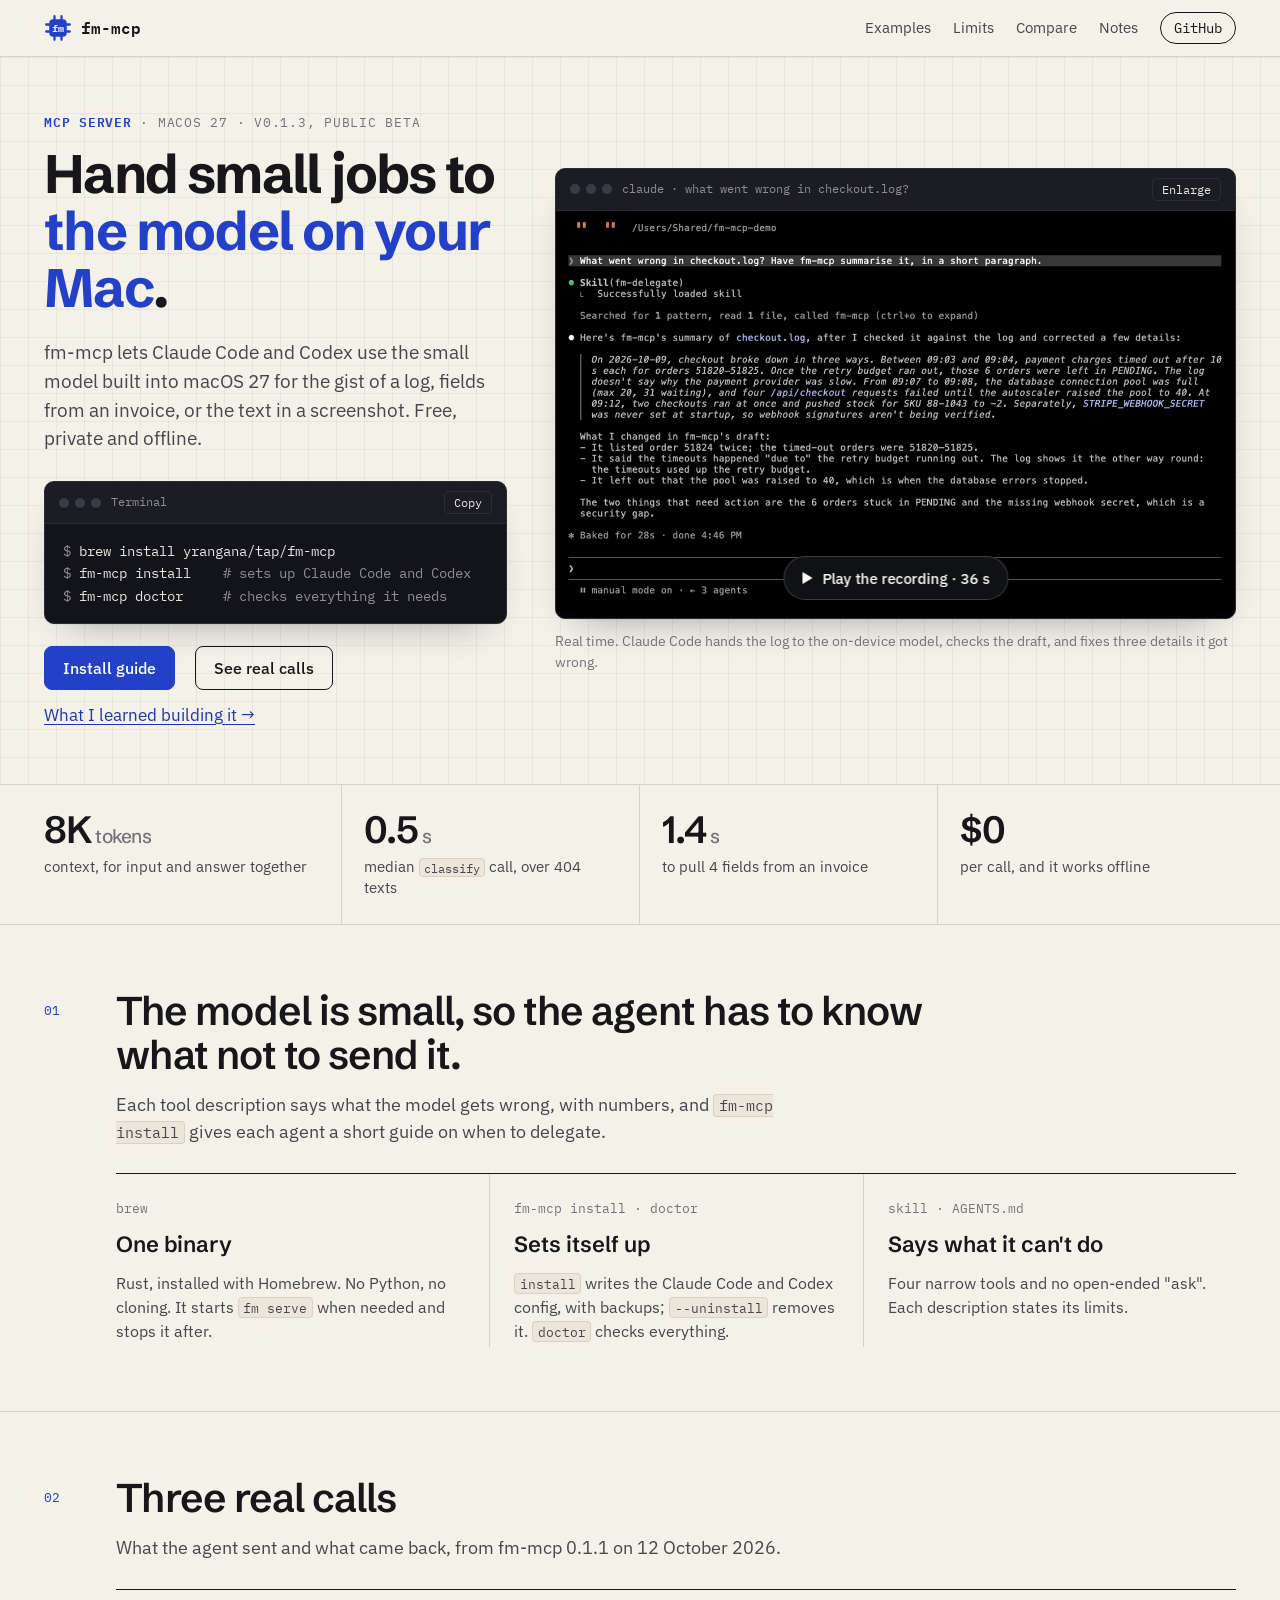
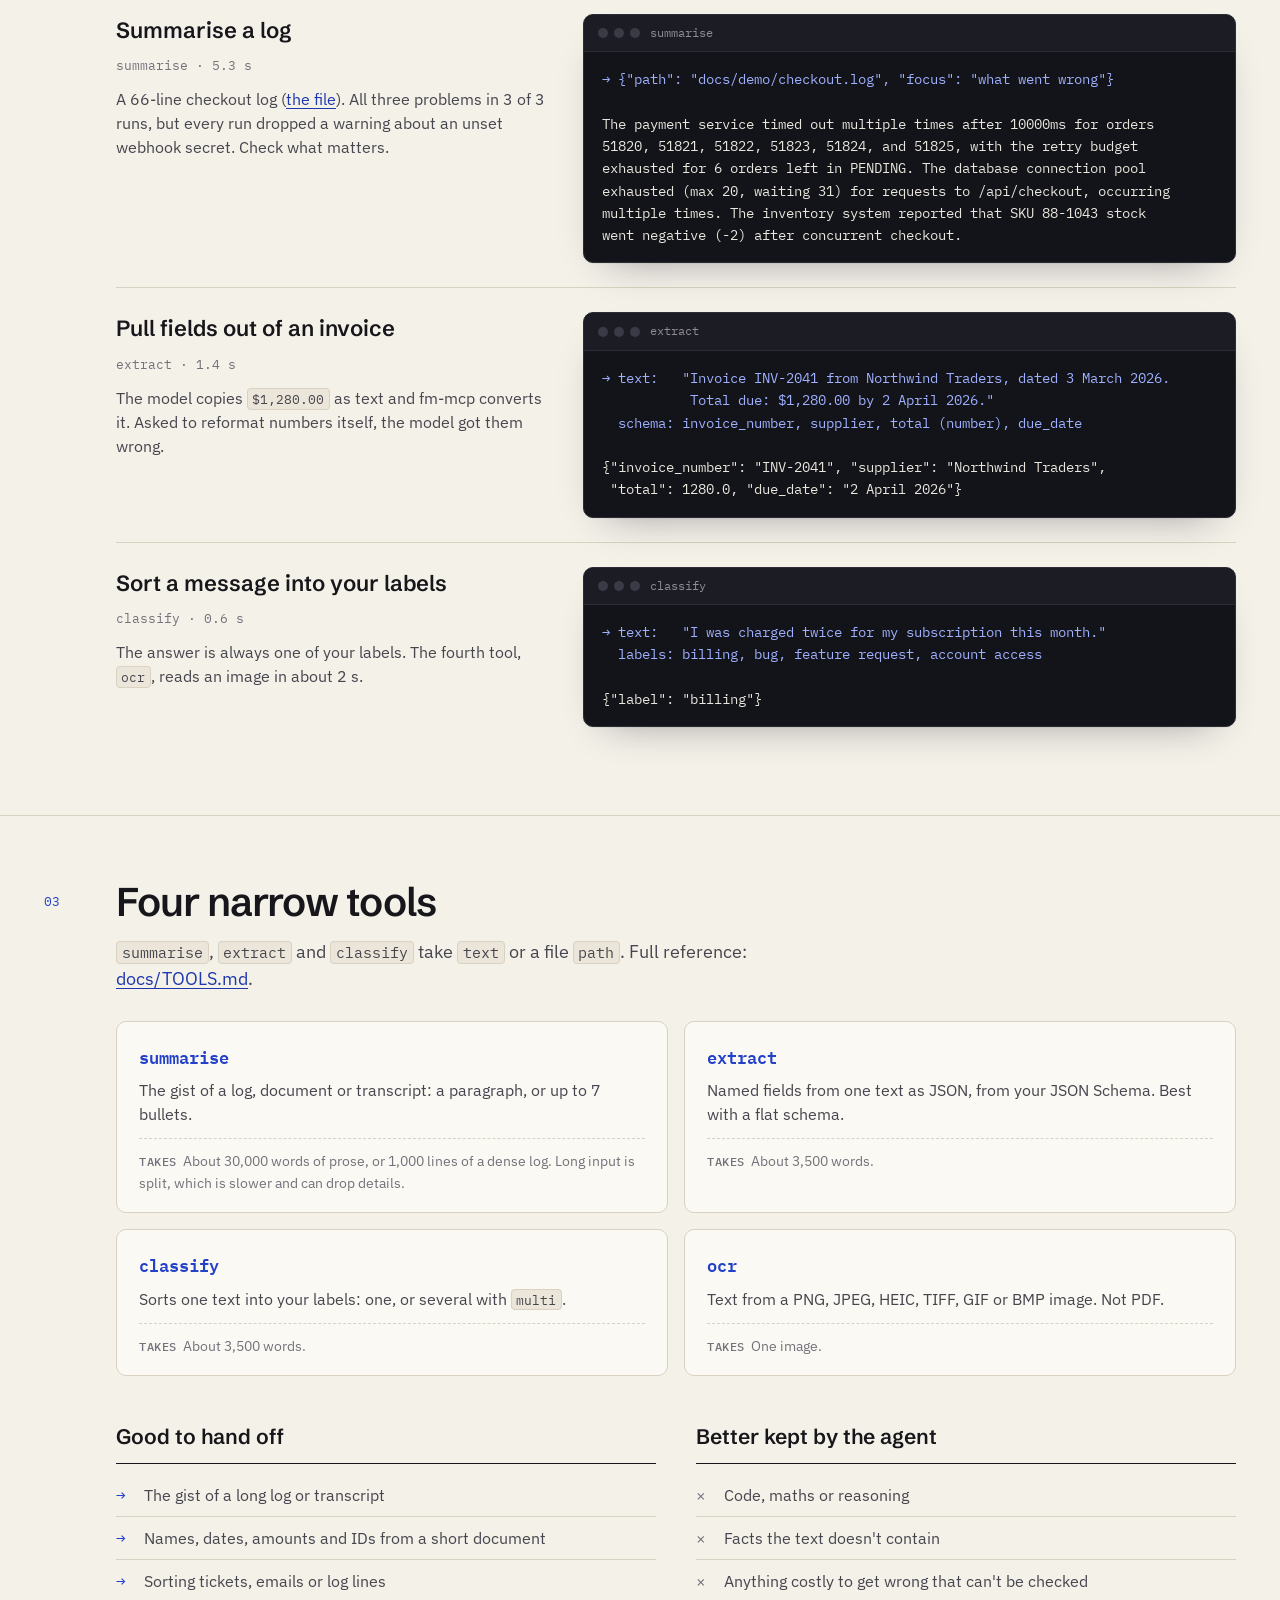
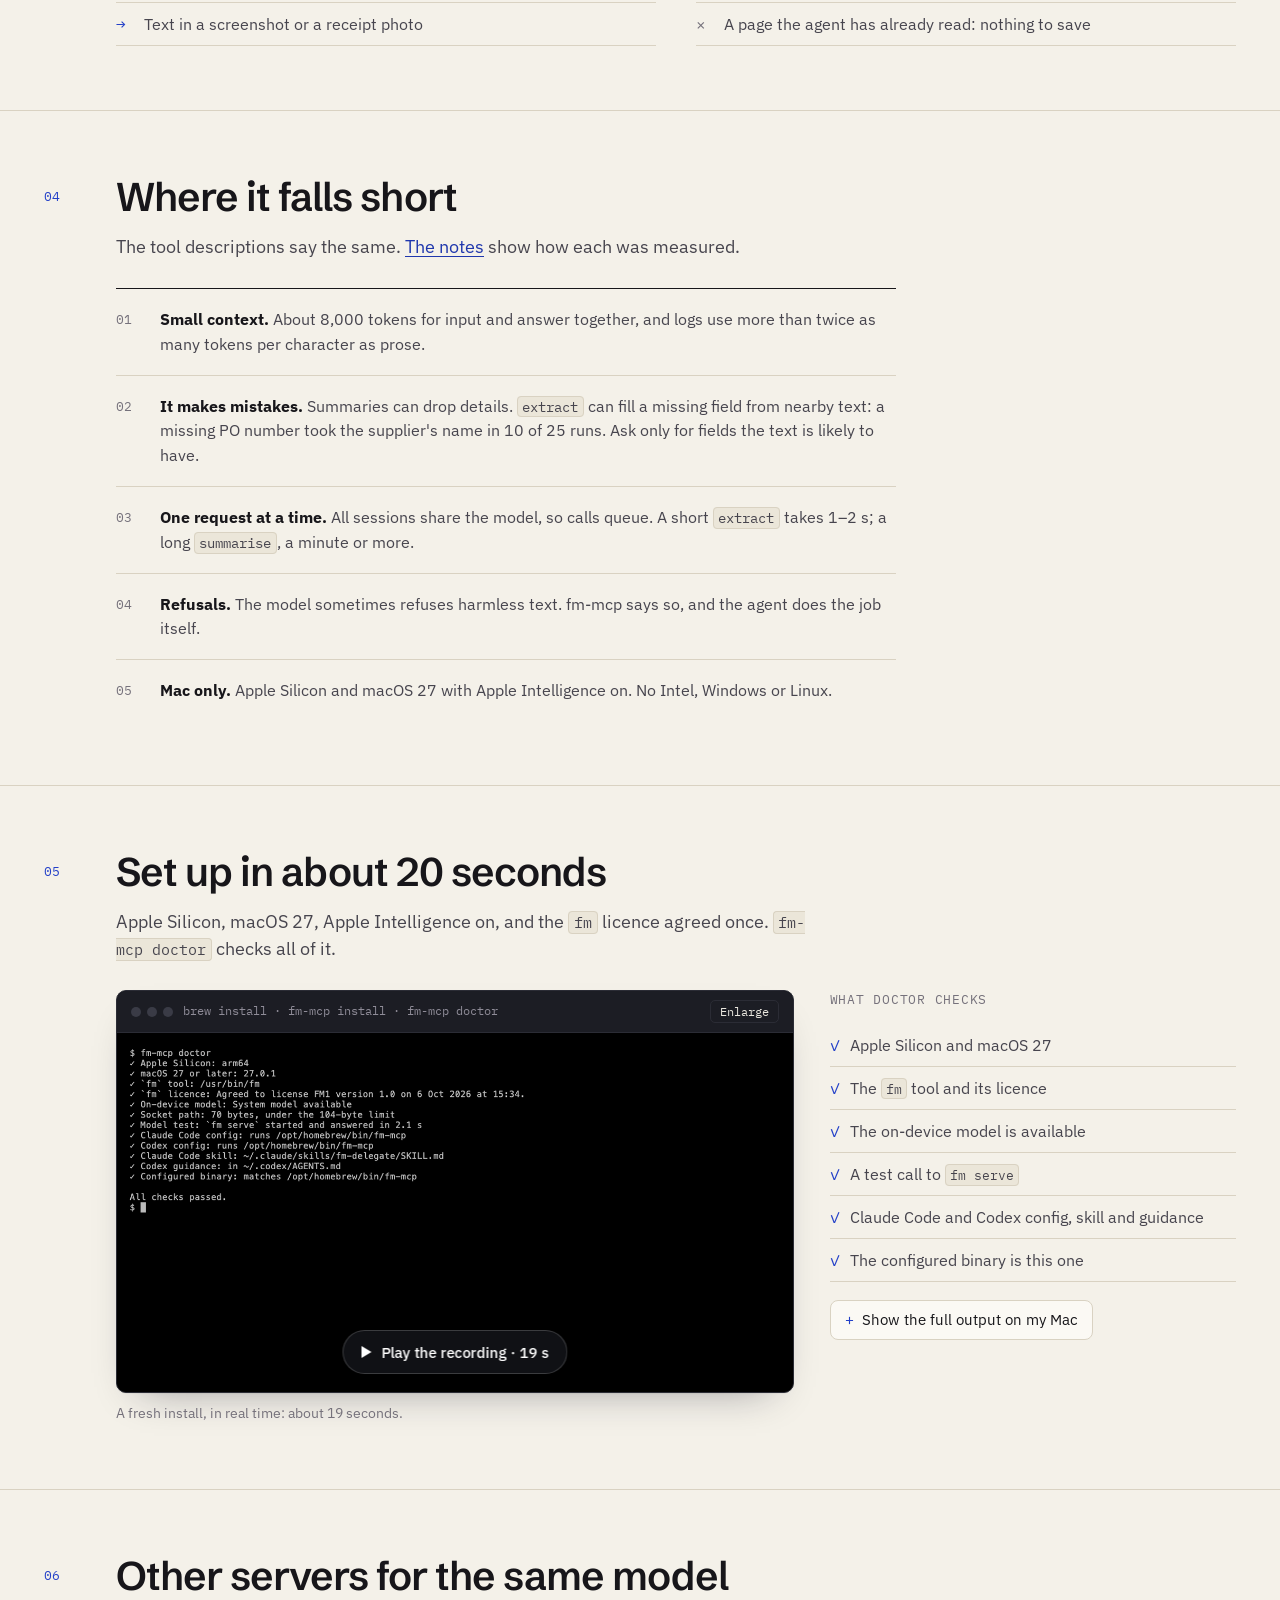
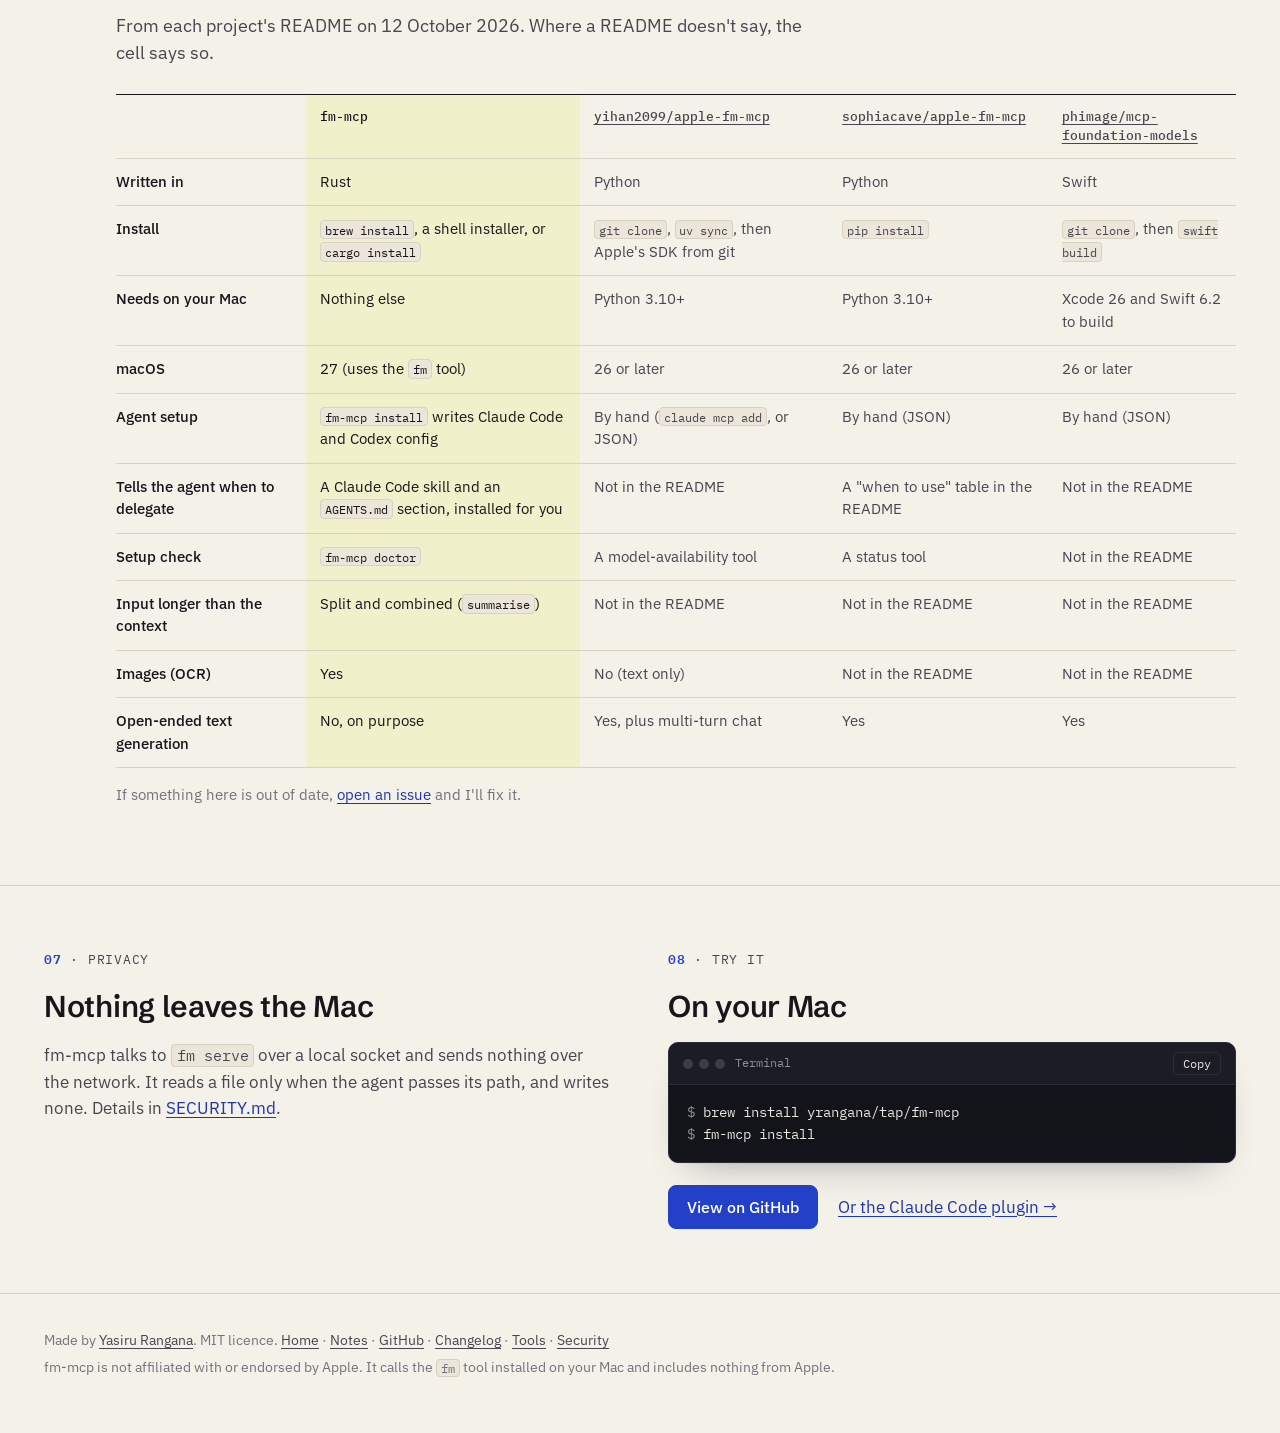
<file: index.html>
<!doctype html>
<html lang="en"><head>
<meta charset="utf-8">
<meta name="viewport" content="width=device-width, initial-scale=1">
<title>fm-mcp: hand small jobs to the model on your Mac</title>
<meta name="description" content="An MCP server that lets Claude Code and Codex hand simple text work to the on-device model for Apple Foundation Models. Free, private, offline. One Rust binary, one command to set up.">
<meta property="og:type" content="website">
<meta property="og:url" content="https://yrangana.github.io/fm-mcp/">
<meta property="og:title" content="fm-mcp: hand small jobs to the model on your Mac">
<meta property="og:description" content="Claude Code and Codex hand summarising, extraction, classification and OCR to the on-device model. Free, private, offline. brew install, then one command.">
<meta property="og:image" content="https://yrangana.github.io/fm-mcp/og-image.png">
<meta property="og:image:width" content="1280">
<meta property="og:image:height" content="640">
<meta property="og:image:alt" content="fm-mcp: hand small jobs to the model on your Mac">
<meta name="twitter:card" content="summary_large_image">
<meta name="twitter:image" content="https://yrangana.github.io/fm-mcp/og-image.png">
<meta name="theme-color" content="#f4f1e9" media="(prefers-color-scheme: light)">
<meta name="theme-color" content="#121216" media="(prefers-color-scheme: dark)">
<link rel="icon" type="image/svg+xml" href="data:image/svg+xml,%3Csvg xmlns='http://www.w3.org/2000/svg' viewBox='0 0 32 32'%3E%3Cg stroke='%232340c8' stroke-width='2.6' stroke-linecap='round'%3E%3Cpath d='M12 2.5v4M20 2.5v4M12 25.5v4M20 25.5v4M2.5 12h4M2.5 20h4M25.5 12h4M25.5 20h4'/%3E%3C/g%3E%3Crect x='6' y='6' width='20' height='20' rx='4.5' fill='%232340c8'/%3E%3Ctext x='16' y='20.6' font-family='Menlo,ui-monospace,monospace' font-weight='700' font-size='11.5' text-anchor='middle' fill='%23ffffff'%3Efm%3C/text%3E%3C/svg%3E">
<link rel="preconnect" href="https://fonts.googleapis.com">
<link rel="preconnect" href="https://fonts.gstatic.com" crossorigin>
<link rel="stylesheet" href="https://fonts.googleapis.com/css2?family=IBM+Plex+Mono:wght@400;500;600&family=IBM+Plex+Sans:wght@400;500;600&family=Schibsted+Grotesk:wght@500;600;700&display=swap">
<link rel="stylesheet" href="site.css">
</head>
<body>
<a class="skip" href="#why">Skip to content</a>

<header class="bar">
  <div class="wrap">
    <a class="mark-word" href="#top"><svg class="chip" viewBox="0 0 32 32" aria-hidden="true"><path class="pins" d="M12 2.5v4M20 2.5v4M12 25.5v4M20 25.5v4M2.5 12h4M2.5 20h4M25.5 12h4M25.5 20h4"/><rect class="body" x="6" y="6" width="20" height="20" rx="4.5"/><text x="16" y="20.6" text-anchor="middle">fm</text></svg>fm-mcp</a>
    <nav>
      <a href="#calls">Examples</a>
      <a class="hide-sm" href="#limits">Limits</a>
      <a class="hide-sm" href="#compare">Compare</a>
      <a href="what-we-learned.html">Notes</a>
      <a class="gh" href="https://github.com/yrangana/fm-mcp">GitHub</a>
    </nav>
  </div>
</header>

<section class="hero" id="top">
  <div class="wrap">
    <div>
      <p class="label"><b>MCP server</b> · macOS 27 · v0.1.3, public beta</p>
      <h1>Hand small jobs to <em>the model on your Mac</em>.</h1>
      <p class="lede">fm-mcp lets Claude Code and Codex use the small model built into macOS 27 for the gist of a log, fields from an invoice, or the text in a screenshot. Free, private and offline.</p>

      <div class="term" aria-label="Install commands">
        <div class="term-bar"><span class="dots"><i></i><i></i><i></i></span><span class="t">Terminal</span><button class="copy" data-copy="brew install yrangana/tap/fm-mcp&#10;fm-mcp install&#10;fm-mcp doctor">Copy</button></div>
<pre><span class="p">$ </span>brew install yrangana/tap/fm-mcp
<span class="p">$ </span>fm-mcp install    <span class="c"># sets up Claude Code and Codex</span>
<span class="p">$ </span>fm-mcp doctor     <span class="c"># checks everything it needs</span></pre>
      </div>

      <div class="actions">
        <a class="btn btn-primary" href="https://github.com/yrangana/fm-mcp#install">Install guide</a>
        <a class="btn" href="#calls">See real calls</a>
        <a href="what-we-learned.html">What I learned building it →</a>
      </div>
    </div>

    <figure>
      <div class="term">
        <div class="term-bar"><span class="dots"><i></i><i></i><i></i></span><span class="t">claude · what went wrong in checkout.log?</span><button class="zoom" type="button" aria-label="Enlarge the recording">Enlarge</button></div>
        <div class="player" data-gif="delegate.gif" data-ms="36400">
          <img src="delegate-poster.png" width="1200" height="720" alt="A terminal recording of Claude Code asked what went wrong in checkout.log. It loads the fm-delegate skill, calls fm-mcp, checks the summary against the log, and answers with three problems: payment timeouts leaving six orders in PENDING, a full database connection pool, and stock for SKU 88-1043 going negative.">
          <button class="play" type="button"><span class="tri" aria-hidden="true"></span>Play the recording · 36 s</button>
        </div>
      </div>
      <figcaption>Real time. Claude Code hands the log to the on-device model, checks the draft, and fixes three details it got wrong.</figcaption>
    </figure>
  </div>
</section>

<section class="facts" aria-label="Measured on a Mac with macOS 27">
  <div class="wrap">
    <div class="fact"><div class="n">8K<small>tokens</small></div><p>context, for input and answer together</p></div>
    <div class="fact"><div class="n">0.5<small>s</small></div><p>median <code>classify</code> call, over 404 texts</p></div>
    <div class="fact"><div class="n">1.4<small>s</small></div><p>to pull 4 fields from an invoice</p></div>
    <div class="fact"><div class="n">$0</div><p>per call, and it works offline</p></div>
  </div>
</section>

<section class="sec" id="why">
  <div class="wrap">
    <div class="sec-head">
      <span class="sec-no">01</span>
      <h2>The model is small, so the agent has to know what not to send it.</h2>
      <p>Each tool description says what the model gets wrong, with numbers, and <code>fm-mcp install</code> gives each agent a short guide on when to delegate.</p>
    </div>
    <div class="sec-body points">
      <div class="point">
        <span class="k">brew</span>
        <h3>One binary</h3>
        <p>Rust, installed with Homebrew. No Python, no cloning. It starts <code>fm serve</code> when needed and stops it after.</p>
      </div>
      <div class="point">
        <span class="k">fm-mcp install · doctor</span>
        <h3>Sets itself up</h3>
        <p><code>install</code> writes the Claude Code and Codex config, with backups; <code>--uninstall</code> removes it. <code>doctor</code> checks everything.</p>
      </div>
      <div class="point">
        <span class="k">skill · AGENTS.md</span>
        <h3>Says what it can't do</h3>
        <p>Four narrow tools and no open-ended "ask". Each description states its limits.</p>
      </div>
    </div>
  </div>
</section>

<section class="sec" id="calls">
  <div class="wrap">
    <div class="sec-head">
      <span class="sec-no">02</span>
      <h2>Three real calls</h2>
      <p>What the agent sent and what came back, from fm-mcp 0.1.1 on 12 October 2026.</p>
    </div>
    <div class="sec-body">

      <div class="call">
        <div>
          <h3>Summarise a log</h3>
          <p class="meta">summarise · 5.3 s</p>
          <p>A 66-line checkout log (<a href="https://github.com/yrangana/fm-mcp/blob/main/docs/demo/checkout.log">the file</a>). All three problems in 3 of 3 runs, but every run dropped a warning about an unset webhook secret. Check what matters.</p>
        </div>
        <div class="term">
          <div class="term-bar"><span class="dots"><i></i><i></i><i></i></span><span class="t">summarise</span></div>
<pre><span class="in">→ {"path": "docs/demo/checkout.log", "focus": "what went wrong"}</span>

The payment service timed out multiple times after 10000ms for orders
51820, 51821, 51822, 51823, 51824, and 51825, with the retry budget
exhausted for 6 orders left in PENDING. The database connection pool
exhausted (max 20, waiting 31) for requests to /api/checkout, occurring
multiple times. The inventory system reported that SKU 88-1043 stock
went negative (-2) after concurrent checkout.</pre>
        </div>
      </div>

      <div class="call">
        <div>
          <h3>Pull fields out of an invoice</h3>
          <p class="meta">extract · 1.4 s</p>
          <p>The model copies <code>$1,280.00</code> as text and fm-mcp converts it. Asked to reformat numbers itself, the model got them wrong.</p>
        </div>
        <div class="term">
          <div class="term-bar"><span class="dots"><i></i><i></i><i></i></span><span class="t">extract</span></div>
<pre><span class="in">→ text:   "Invoice INV-2041 from Northwind Traders, dated 3 March 2026.
           Total due: $1,280.00 by 2 April 2026."
  schema: invoice_number, supplier, total (number), due_date</span>

{"invoice_number": "INV-2041", "supplier": "Northwind Traders",
 "total": 1280.0, "due_date": "2 April 2026"}</pre>
        </div>
      </div>

      <div class="call">
        <div>
          <h3>Sort a message into your labels</h3>
          <p class="meta">classify · 0.6 s</p>
          <p>The answer is always one of your labels. The fourth tool, <code>ocr</code>, reads an image in about 2 s.</p>
        </div>
        <div class="term">
          <div class="term-bar"><span class="dots"><i></i><i></i><i></i></span><span class="t">classify</span></div>
<pre><span class="in">→ text:   "I was charged twice for my subscription this month."
  labels: billing, bug, feature request, account access</span>

{"label": "billing"}</pre>
        </div>
      </div>

    </div>
  </div>
</section>

<section class="sec" id="tools">
  <div class="wrap">
    <div class="sec-head">
      <span class="sec-no">03</span>
      <h2>Four narrow tools</h2>
      <p><code>summarise</code>, <code>extract</code> and <code>classify</code> take <code>text</code> or a file <code>path</code>. Full reference: <a href="https://github.com/yrangana/fm-mcp/blob/main/docs/TOOLS.md">docs/TOOLS.md</a>.</p>
    </div>
    <div class="sec-body">
      <div class="tools">
        <div class="tool">
          <h3>summarise</h3>
          <p>The gist of a log, document or transcript: a paragraph, or up to 7 bullets.</p>
          <p class="takes"><b>Takes</b>About 30,000 words of prose, or 1,000 lines of a dense log. Long input is split, which is slower and can drop details.</p>
        </div>
        <div class="tool">
          <h3>extract</h3>
          <p>Named fields from one text as JSON, from your JSON Schema. Best with a flat schema.</p>
          <p class="takes"><b>Takes</b>About 3,500 words.</p>
        </div>
        <div class="tool">
          <h3>classify</h3>
          <p>Sorts one text into your labels: one, or several with <code>multi</code>.</p>
          <p class="takes"><b>Takes</b>About 3,500 words.</p>
        </div>
        <div class="tool">
          <h3>ocr</h3>
          <p>Text from a PNG, JPEG, HEIC, TIFF, GIF or BMP image. Not PDF.</p>
          <p class="takes"><b>Takes</b>One image.</p>
        </div>
      </div>

      <div class="split">
        <div class="yes">
          <h3>Good to hand off</h3>
          <ul>
            <li>The gist of a long log or transcript</li>
            <li>Names, dates, amounts and IDs from a short document</li>
            <li>Sorting tickets, emails or log lines</li>
            <li>Text in a screenshot or a receipt photo</li>
          </ul>
        </div>
        <div class="no">
          <h3>Better kept by the agent</h3>
          <ul>
            <li>Code, maths or reasoning</li>
            <li>Facts the text doesn't contain</li>
            <li>Anything costly to get wrong that can't be checked</li>
            <li>A page the agent has already read: nothing to save</li>
          </ul>
        </div>
      </div>
    </div>
  </div>
</section>

<section class="sec" id="limits">
  <div class="wrap">
    <div class="sec-head">
      <span class="sec-no">04</span>
      <h2>Where it falls short</h2>
      <p>The tool descriptions say the same. <a href="what-we-learned.html">The notes</a> show how each was measured.</p>
    </div>
    <div class="sec-body">
      <ol class="limits">
        <li><div><strong>Small context.</strong> About 8,000 tokens for input and answer together, and logs use more than twice as many tokens per character as prose.</div></li>
        <li><div><strong>It makes mistakes.</strong> Summaries can drop details. <code>extract</code> can fill a missing field from nearby text: a missing PO number took the supplier's name in 10 of 25 runs. Ask only for fields the text is likely to have.</div></li>
        <li><div><strong>One request at a time.</strong> All sessions share the model, so calls queue. A short <code>extract</code> takes 1–2 s; a long <code>summarise</code>, a minute or more.</div></li>
        <li><div><strong>Refusals.</strong> The model sometimes refuses harmless text. fm-mcp says so, and the agent does the job itself.</div></li>
        <li><div><strong>Mac only.</strong> Apple Silicon and macOS 27 with Apple Intelligence on. No Intel, Windows or Linux.</div></li>
      </ol>
    </div>
  </div>
</section>

<section class="sec" id="setup">
  <div class="wrap">
    <div class="sec-head">
      <span class="sec-no">05</span>
      <h2>Set up in about 20 seconds</h2>
      <p>Apple Silicon, macOS 27, Apple Intelligence on, and the <code>fm</code> licence agreed once. <code>fm-mcp doctor</code> checks all of it.</p>
    </div>
    <div class="sec-body setup">
      <figure>
        <div class="term">
          <div class="term-bar"><span class="dots"><i></i><i></i><i></i></span><span class="t">brew install · fm-mcp install · fm-mcp doctor</span><button class="zoom" type="button" aria-label="Enlarge the recording">Enlarge</button></div>
          <div class="player" data-gif="setup.gif" data-ms="18800">
            <img src="setup-poster.png" width="1280" height="680" loading="lazy" alt="A terminal recording: brew install yrangana/tap/fm-mcp, then fm-mcp install updating the Claude Code and Codex config, then fm-mcp doctor with every check passing.">
            <button class="play" type="button"><span class="tri" aria-hidden="true"></span>Play the recording · 19 s</button>
          </div>
        </div>
        <figcaption>A fresh install, in real time: about 19 seconds.</figcaption>
      </figure>
      <div>
        <p class="label">What doctor checks</p>
        <ul class="checklist">
          <li>Apple Silicon and macOS 27</li>
          <li>The <code>fm</code> tool and its licence</li>
          <li>The on-device model is available</li>
          <li>A test call to <code>fm serve</code></li>
          <li>Claude Code and Codex config, skill and guidance</li>
          <li>The configured binary is this one</li>
        </ul>
        <details class="doctor">
          <summary>Show the full output on my Mac</summary>
          <div class="term">
<pre><span class="ok">✓</span> Apple Silicon: arm64
<span class="ok">✓</span> macOS 27 or later: 27.0.1
<span class="ok">✓</span> `fm` tool: /usr/bin/fm
<span class="ok">✓</span> `fm` licence: Agreed to license FM1 version 1.0
<span class="ok">✓</span> On-device model: System model available
<span class="ok">✓</span> Socket path: 70 bytes, under the 104-byte limit
<span class="ok">✓</span> Model test: `fm serve` started and answered in 2.0 s
<span class="ok">✓</span> Claude Code config: runs /opt/homebrew/bin/fm-mcp
<span class="ok">✓</span> Codex config: runs /opt/homebrew/bin/fm-mcp
<span class="ok">✓</span> Claude Code skill: ~/.claude/skills/fm-delegate/SKILL.md
<span class="ok">✓</span> Codex guidance: in ~/.codex/AGENTS.md
<span class="ok">✓</span> Configured binary: matches /opt/homebrew/bin/fm-mcp

All checks passed.</pre>
          </div>
        </details>
      </div>
    </div>
  </div>
</section>

<section class="sec" id="compare">
  <div class="wrap">
    <div class="sec-head">
      <span class="sec-no">06</span>
      <h2>Other servers for the same model</h2>
      <p>From each project's README on 12 October 2026. Where a README doesn't say, the cell says so.</p>
    </div>
    <div class="sec-body">
      <p class="scroll-hint">Scroll the table sideways →</p>
      <div class="table-wrap">
        <table class="compare">
          <thead><tr>
            <th></th>
            <th>fm-mcp</th>
            <th><a href="https://github.com/yihan2099/apple-fm-mcp">yihan2099/apple-fm-mcp</a></th>
            <th><a href="https://github.com/sophiacave/apple-fm-mcp">sophiacave/apple-fm-mcp</a></th>
            <th><a href="https://github.com/phimage/mcp-foundation-models">phimage/mcp-foundation-models</a></th>
          </tr></thead>
          <tbody>
            <tr><td>Written in</td><td>Rust</td><td>Python</td><td>Python</td><td>Swift</td></tr>
            <tr><td>Install</td><td><code>brew install</code>, a shell installer, or <code>cargo install</code></td><td><code>git clone</code>, <code>uv sync</code>, then Apple's SDK from git</td><td><code>pip install</code></td><td><code>git clone</code>, then <code>swift build</code></td></tr>
            <tr><td>Needs on your Mac</td><td>Nothing else</td><td>Python 3.10+</td><td>Python 3.10+</td><td>Xcode 26 and Swift 6.2 to build</td></tr>
            <tr><td>macOS</td><td>27 (uses the <code>fm</code> tool)</td><td>26 or later</td><td>26 or later</td><td>26 or later</td></tr>
            <tr><td>Agent setup</td><td><code>fm-mcp install</code> writes Claude Code and Codex config</td><td>By hand (<code>claude mcp add</code>, or JSON)</td><td>By hand (JSON)</td><td>By hand (JSON)</td></tr>
            <tr><td>Tells the agent when to delegate</td><td>A Claude Code skill and an <code>AGENTS.md</code> section, installed for you</td><td>Not in the README</td><td>A "when to use" table in the README</td><td>Not in the README</td></tr>
            <tr><td>Setup check</td><td><code>fm-mcp doctor</code></td><td>A model-availability tool</td><td>A status tool</td><td>Not in the README</td></tr>
            <tr><td>Input longer than the context</td><td>Split and combined (<code>summarise</code>)</td><td>Not in the README</td><td>Not in the README</td><td>Not in the README</td></tr>
            <tr><td>Images (OCR)</td><td>Yes</td><td>No (text only)</td><td>Not in the README</td><td>Not in the README</td></tr>
            <tr><td>Open-ended text generation</td><td>No, on purpose</td><td>Yes, plus multi-turn chat</td><td>Yes</td><td>Yes</td></tr>
          </tbody>
        </table>
      </div>
      <p class="note">If something here is out of date, <a href="https://github.com/yrangana/fm-mcp/issues">open an issue</a> and I'll fix it.</p>
    </div>
  </div>
</section>

<section class="sec" id="privacy">
  <div class="wrap closing">
    <div>
      <p class="label"><b>07</b> · Privacy</p>
      <h2>Nothing leaves the Mac</h2>
      <p>fm-mcp talks to <code>fm serve</code> over a local socket and sends nothing over the network. It reads a file only when the agent passes its path, and writes none. Details in <a href="https://github.com/yrangana/fm-mcp/blob/main/SECURITY.md">SECURITY.md</a>.</p>
    </div>
    <div>
      <p class="label"><b>08</b> · Try it</p>
      <h2>On your Mac</h2>
      <div class="term" aria-label="Install commands">
        <div class="term-bar"><span class="dots"><i></i><i></i><i></i></span><span class="t">Terminal</span><button class="copy" data-copy="brew install yrangana/tap/fm-mcp&#10;fm-mcp install">Copy</button></div>
<pre><span class="p">$ </span>brew install yrangana/tap/fm-mcp
<span class="p">$ </span>fm-mcp install</pre>
      </div>
      <div class="actions">
        <a class="btn btn-primary" href="https://github.com/yrangana/fm-mcp">View on GitHub</a>
        <a href="https://github.com/yrangana/fm-mcp#or-the-claude-code-plugin">Or the Claude Code plugin →</a>
      </div>
    </div>
  </div>
</section>

<footer>
  <div class="wrap">
    <p>Made by <a href="https://yasirurangana.com">Yasiru Rangana</a>. MIT licence. <a href="./">Home</a> · <a href="what-we-learned.html">Notes</a> · <a href="https://github.com/yrangana/fm-mcp">GitHub</a> · <a href="https://github.com/yrangana/fm-mcp/blob/main/CHANGELOG.md">Changelog</a> · <a href="https://github.com/yrangana/fm-mcp/blob/main/docs/TOOLS.md">Tools</a> · <a href="https://github.com/yrangana/fm-mcp/blob/main/SECURITY.md">Security</a></p>
    <p>fm-mcp is not affiliated with or endorsed by Apple. It calls the <code>fm</code> tool installed on your Mac and includes nothing from Apple.</p>
  </div>
</footer>

<dialog class="zoomed" aria-label="Recording, enlarged">
  <img alt="">
  <form method="dialog"><button class="close">Close</button></form>
</dialog>

<script>
// Recordings show their last frame until the viewer presses play; the GIF then
// plays once from the start and the still comes back with a replay button.
document.querySelectorAll('.player').forEach(function (p) {
  var img = p.querySelector('img'), btn = p.querySelector('.play'), poster = img.getAttribute('src'), timer;
  btn.addEventListener('click', function () {
    clearTimeout(timer);
    p.classList.add('playing');
    img.src = p.dataset.gif + '?t=' + Date.now();
    timer = setTimeout(function () {
      img.src = poster;
      p.classList.remove('playing');
      btn.lastChild.textContent = 'Replay';
    }, Number(p.dataset.ms) + 1500);
  });
});
var dlg = document.querySelector('dialog.zoomed');
document.querySelectorAll('.zoom').forEach(function (b) {
  b.addEventListener('click', function () {
    var src = b.closest('.term').querySelector('.player img');
    dlg.querySelector('img').src = src.src;
    dlg.querySelector('img').alt = src.alt;
    dlg.showModal();
  });
});
dlg.addEventListener('click', function (e) { if (e.target === dlg) dlg.close(); });

document.querySelectorAll('.copy').forEach(function (b) {
  b.addEventListener('click', function () {
    var text = b.getAttribute('data-copy');
    var done = function () { b.textContent = 'Copied'; setTimeout(function () { b.textContent = 'Copy'; }, 1500); };
    try {
      navigator.clipboard.writeText(text).then(done, function () { b.textContent = 'Select and copy'; });
    } catch (e) { b.textContent = 'Select and copy'; }
  });
});
</script>
</body>
</html>
</file>
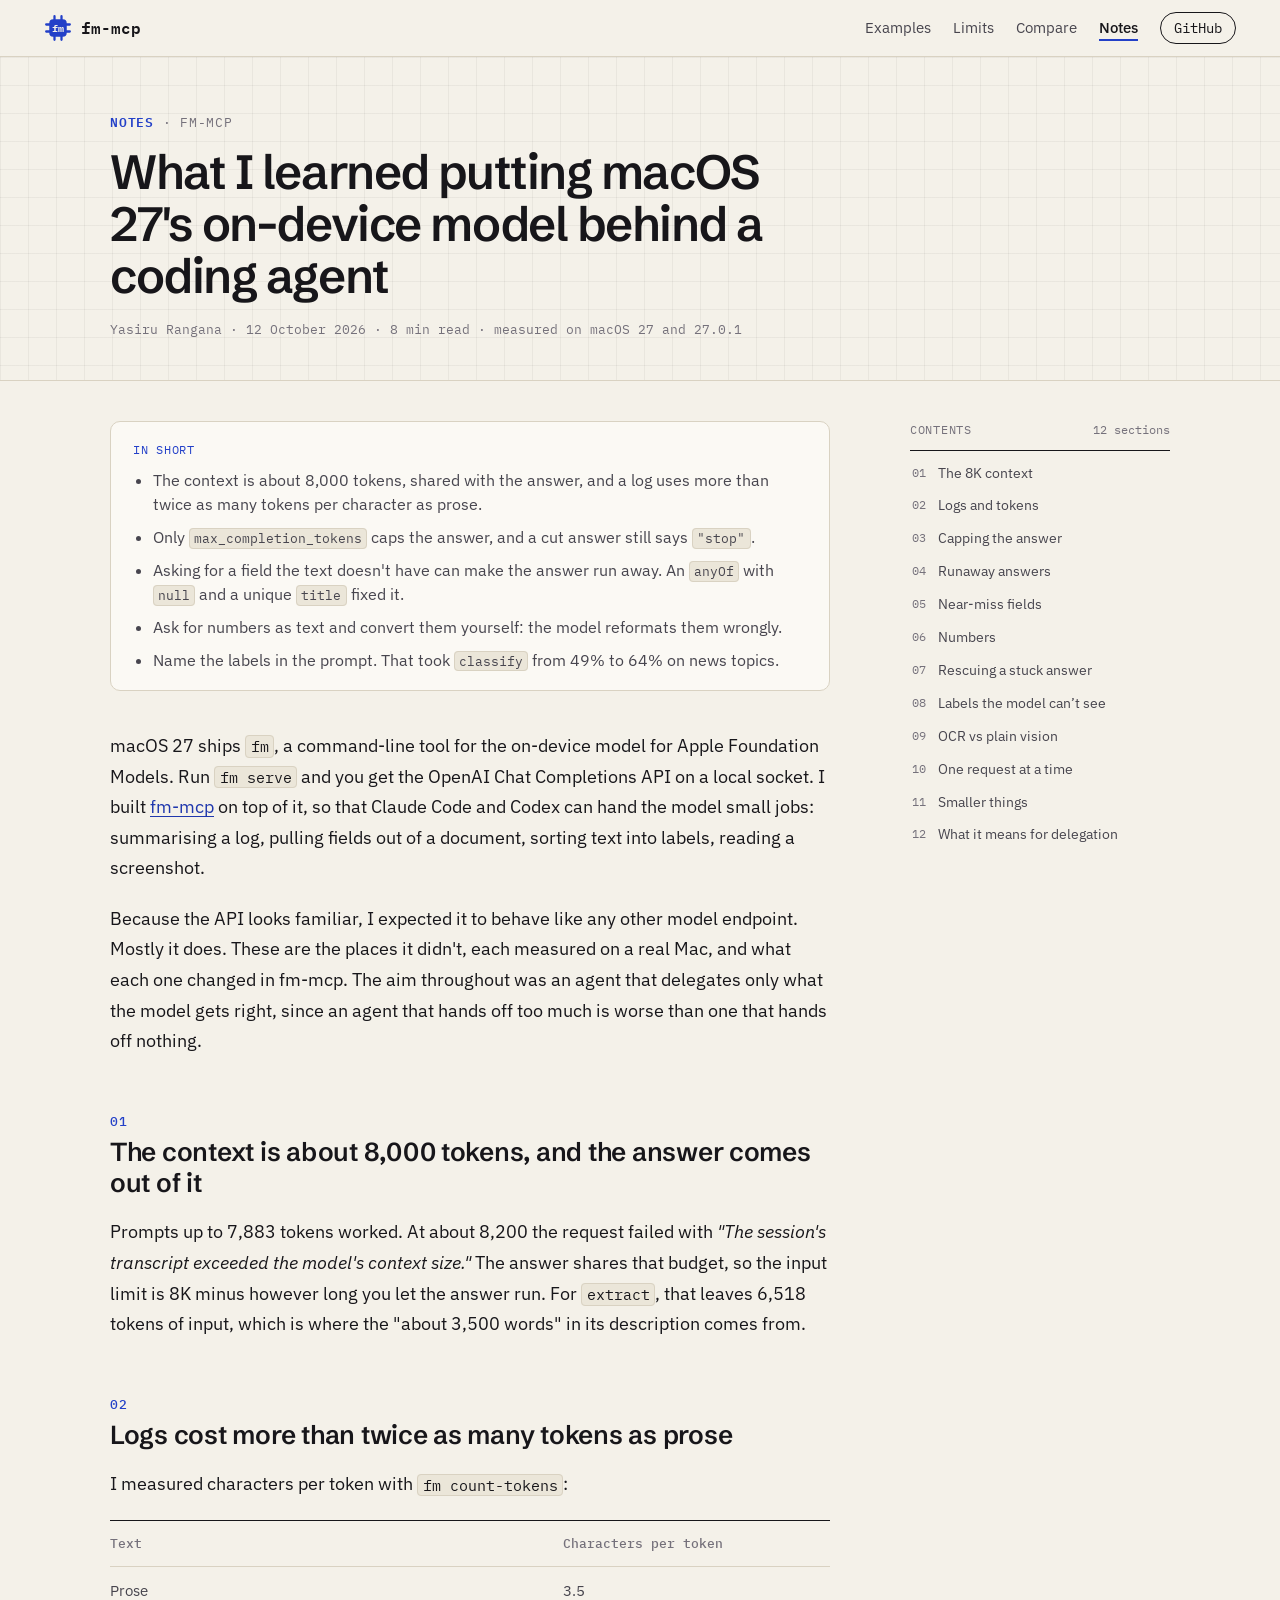
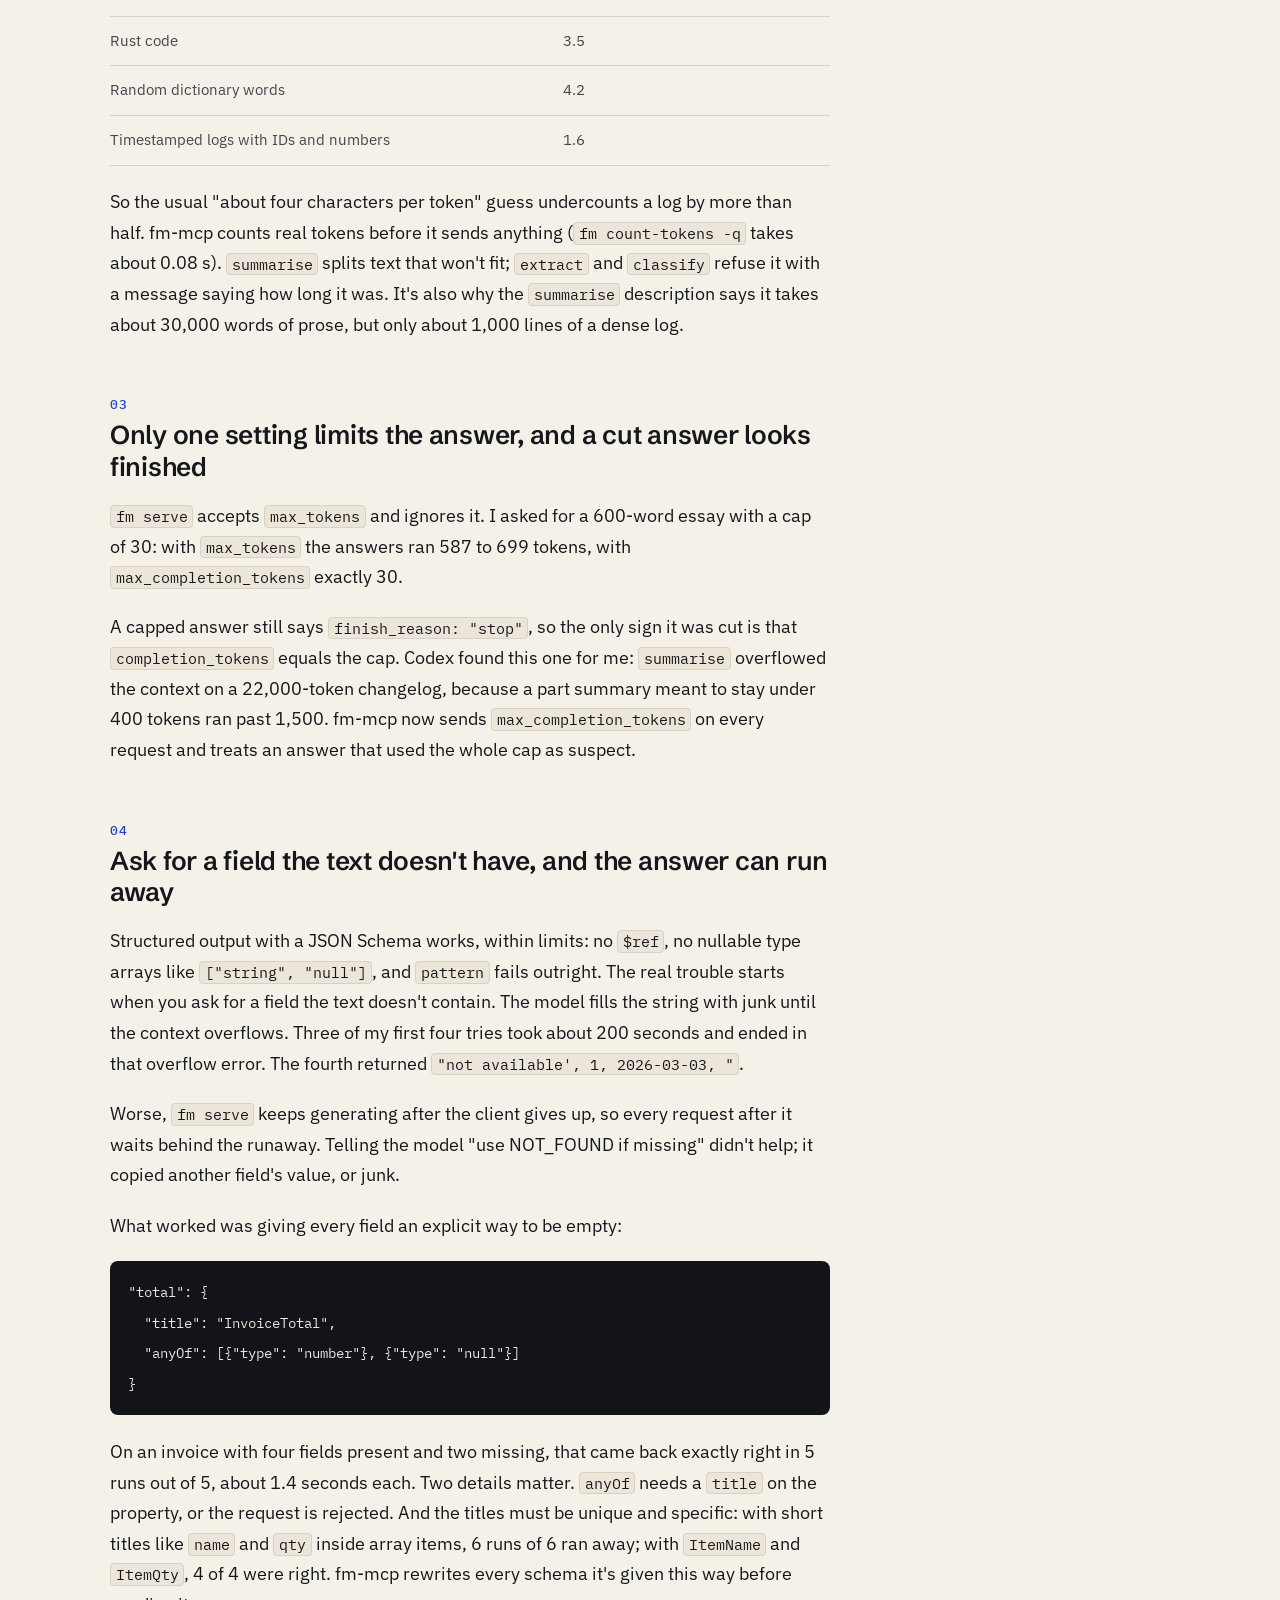
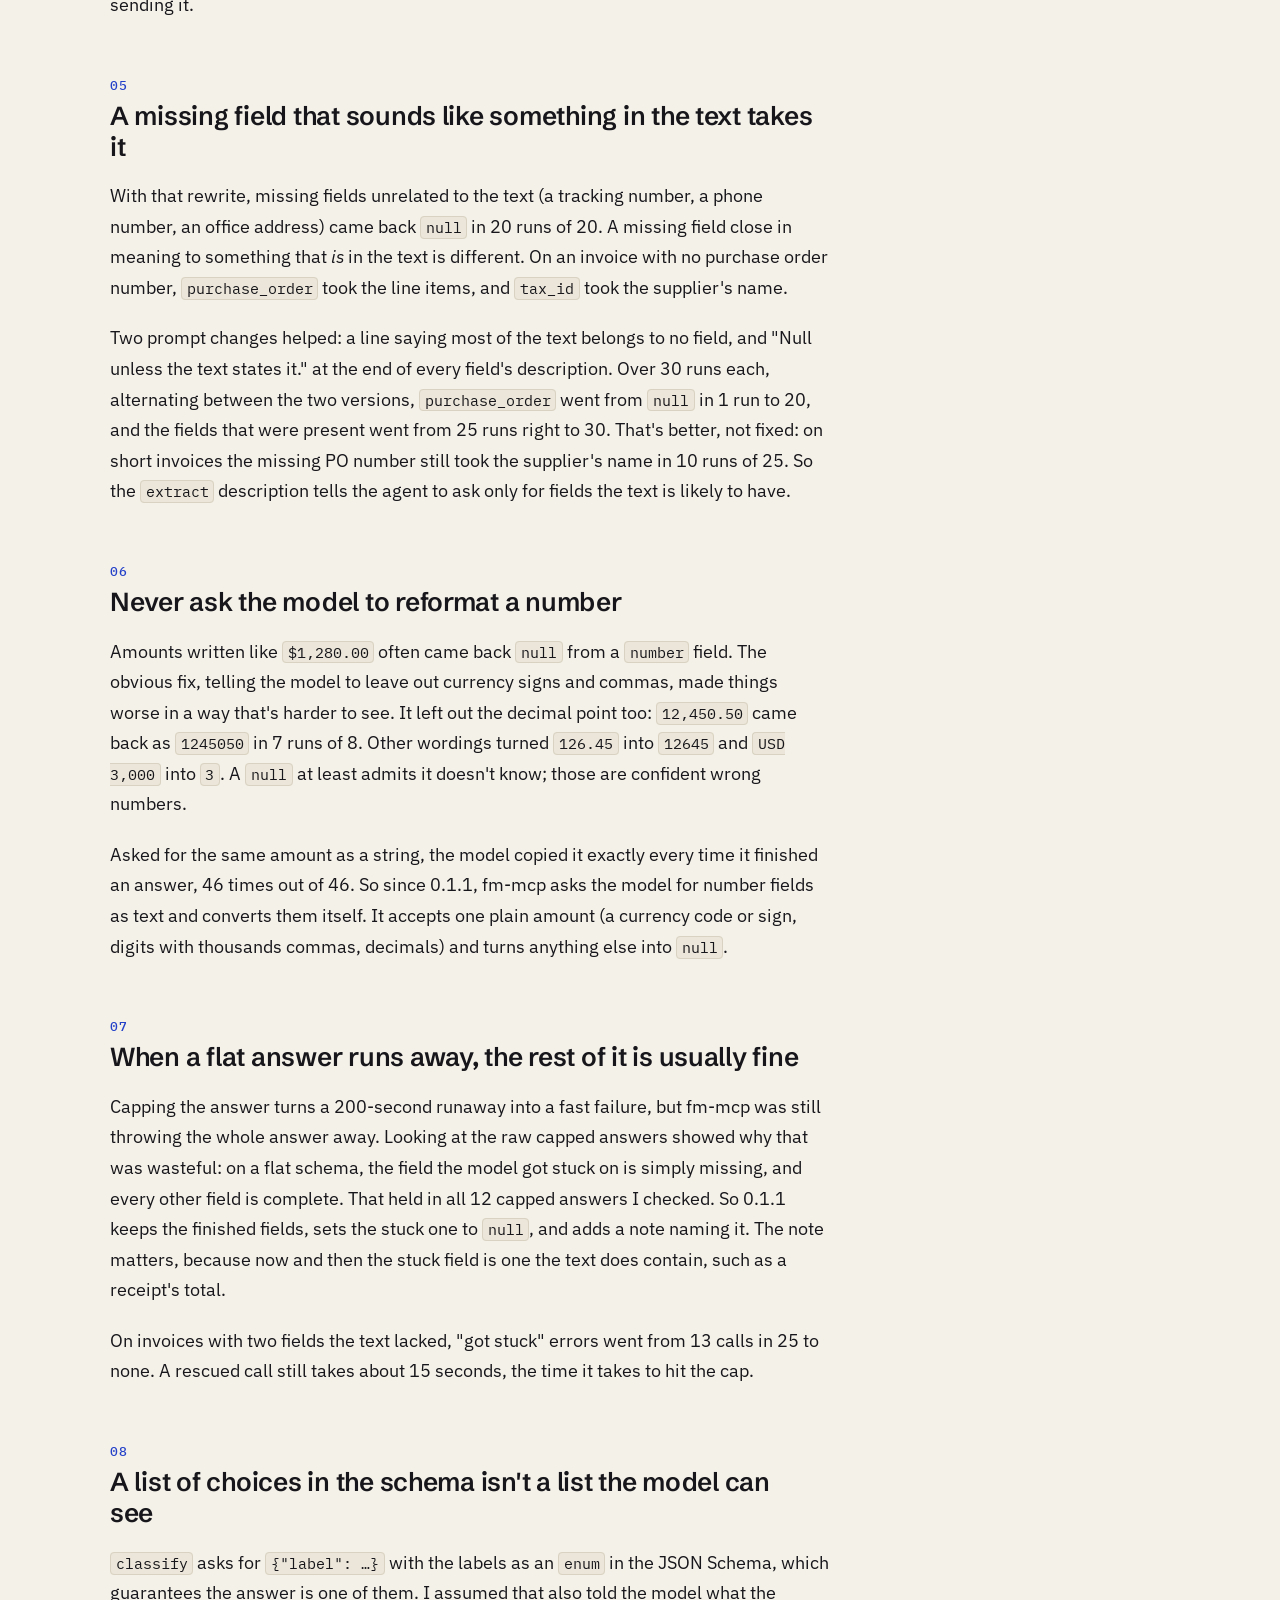
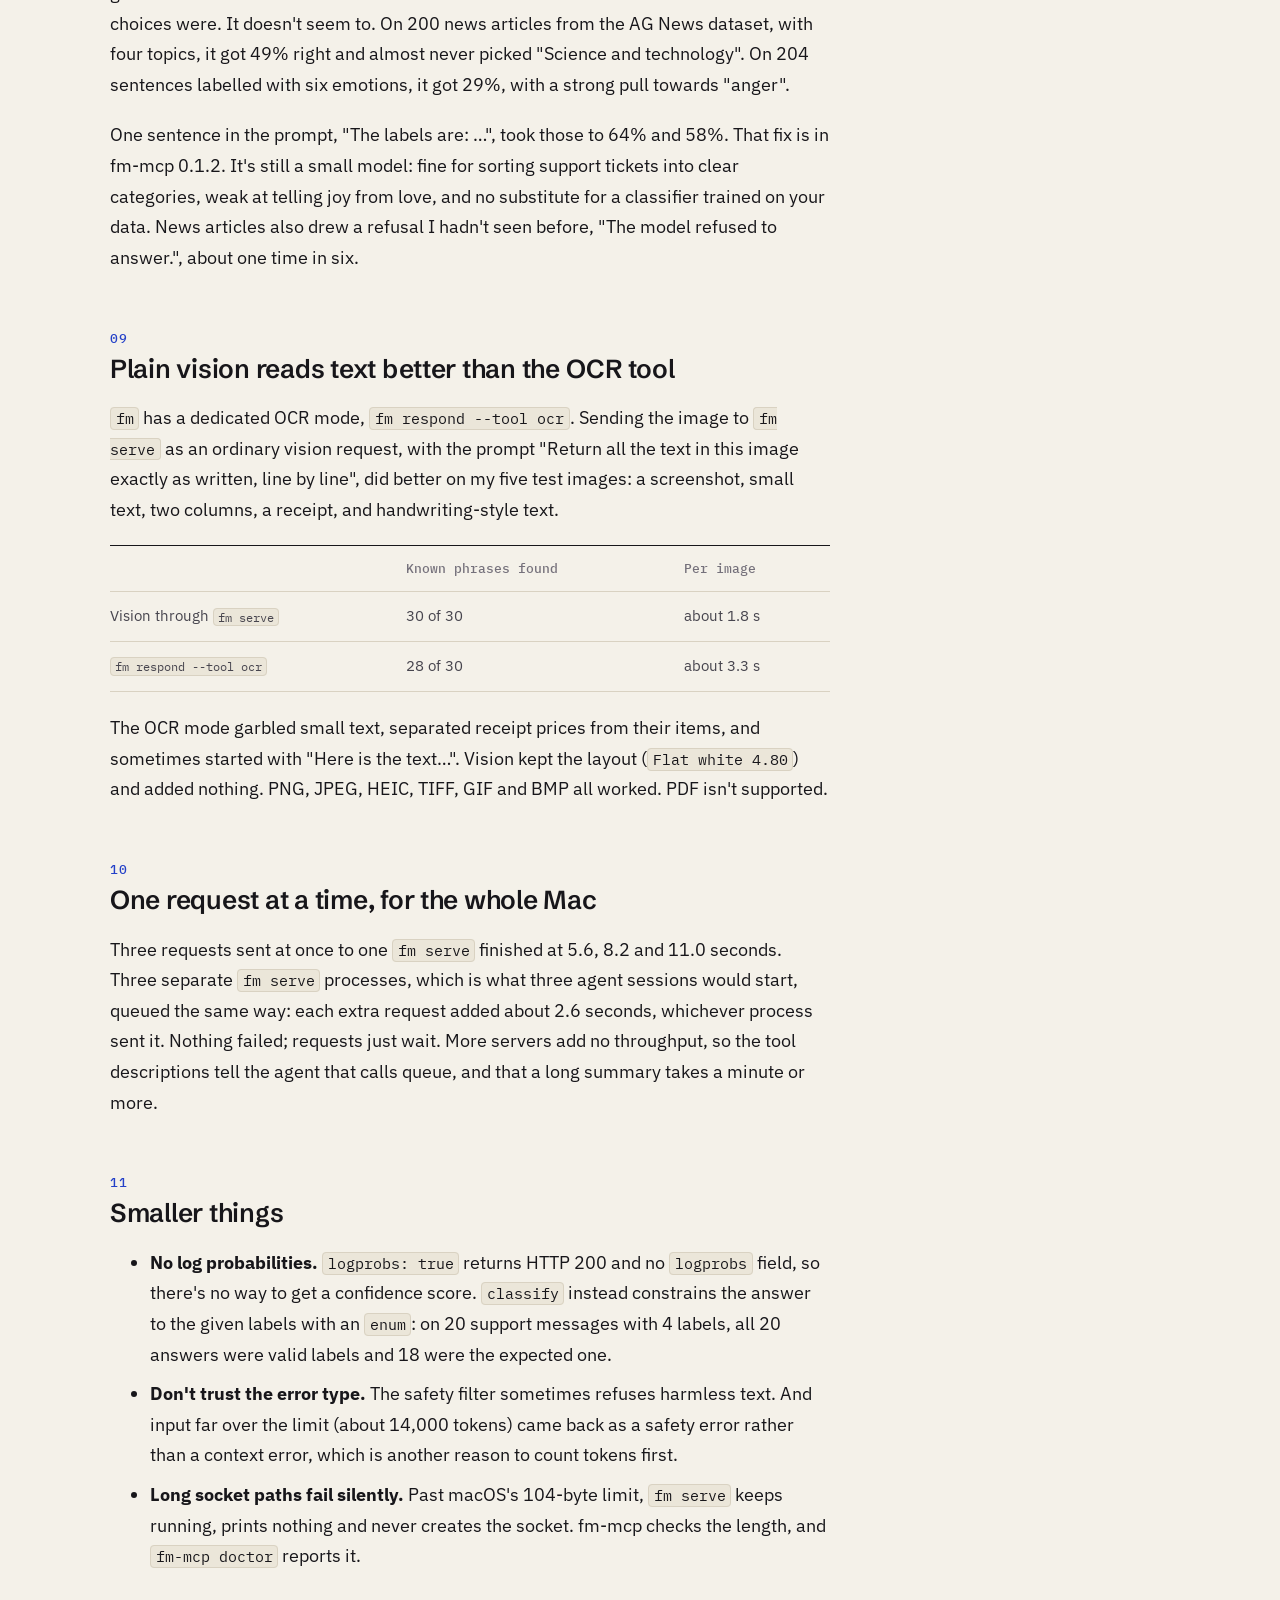
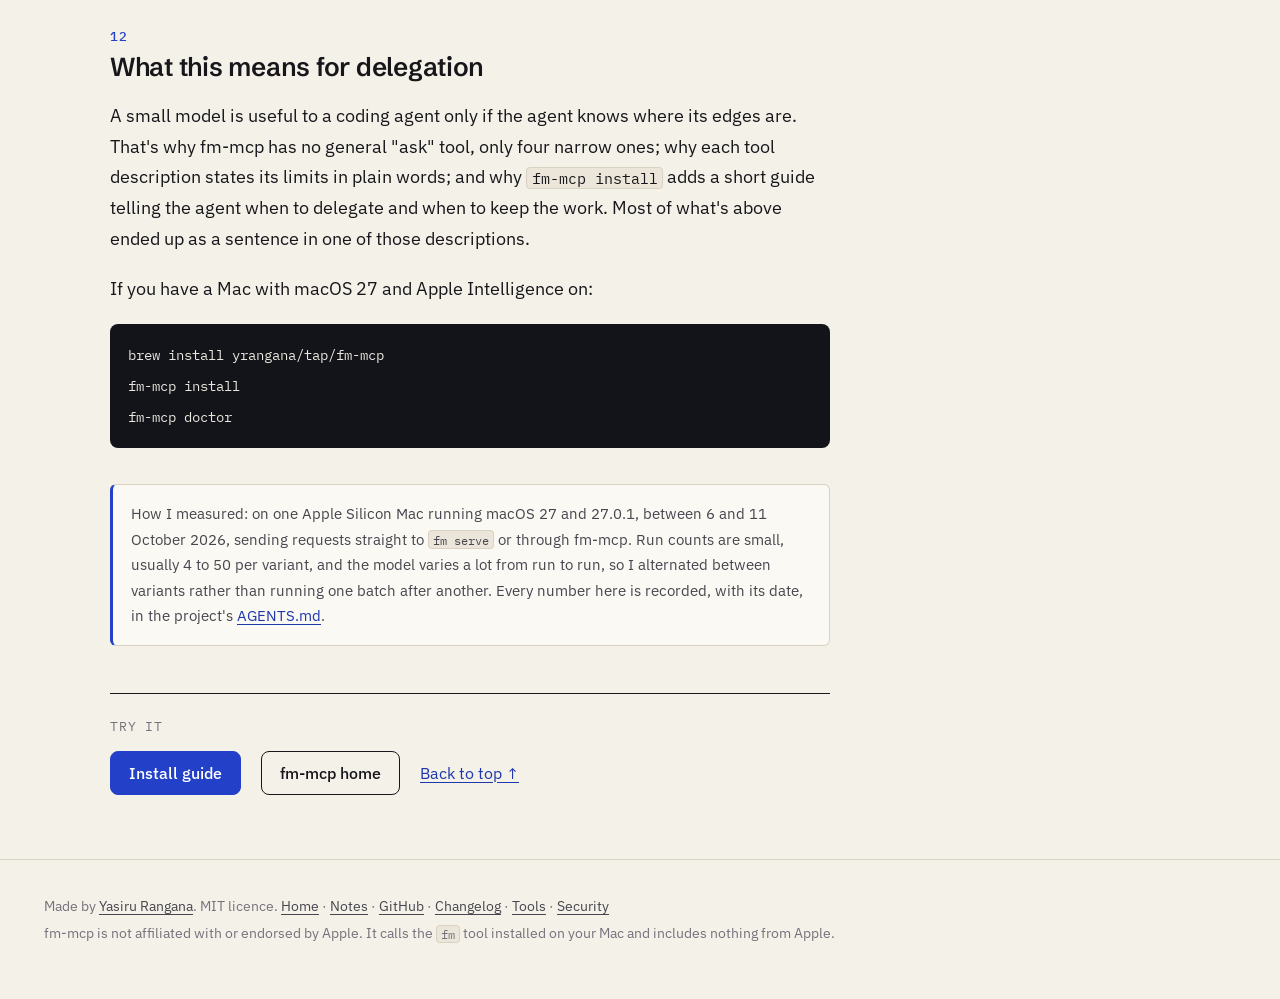
<file: what-we-learned.html>
<!doctype html>
<html lang="en">
<head>
<meta charset="utf-8">
<meta name="viewport" content="width=device-width, initial-scale=1">
<title>What I learned putting macOS 27's on-device model behind a coding agent</title>
<meta name="description" content="Notes from building fm-mcp: an 8K context, logs at 1.6 characters per token, answers that run away when a field is missing, numbers the model can't reformat, and one request at a time for the whole Mac.">
<meta property="og:type" content="article">
<meta property="og:url" content="https://yrangana.github.io/fm-mcp/what-we-learned.html">
<meta property="og:title" content="What I learned putting macOS 27's on-device model behind a coding agent">
<meta property="og:description" content="An 8K context, logs at 1.6 characters per token, answers that run away when a field is missing, and numbers the model can't reformat. Measured while building fm-mcp.">
<meta property="og:image" content="https://yrangana.github.io/fm-mcp/og-image.png">
<meta property="og:image:width" content="1280">
<meta property="og:image:height" content="640">
<meta name="twitter:card" content="summary_large_image">
<meta name="twitter:image" content="https://yrangana.github.io/fm-mcp/og-image.png">
<link rel="icon" type="image/svg+xml" href="data:image/svg+xml,%3Csvg xmlns='http://www.w3.org/2000/svg' viewBox='0 0 32 32'%3E%3Cg stroke='%232340c8' stroke-width='2.6' stroke-linecap='round'%3E%3Cpath d='M12 2.5v4M20 2.5v4M12 25.5v4M20 25.5v4M2.5 12h4M2.5 20h4M25.5 12h4M25.5 20h4'/%3E%3C/g%3E%3Crect x='6' y='6' width='20' height='20' rx='4.5' fill='%232340c8'/%3E%3Ctext x='16' y='20.6' font-family='Menlo,ui-monospace,monospace' font-weight='700' font-size='11.5' text-anchor='middle' fill='%23ffffff'%3Efm%3C/text%3E%3C/svg%3E">
<meta name="theme-color" content="#f4f1e9" media="(prefers-color-scheme: light)">
<meta name="theme-color" content="#121216" media="(prefers-color-scheme: dark)">
<link rel="preconnect" href="https://fonts.googleapis.com">
<link rel="preconnect" href="https://fonts.gstatic.com" crossorigin>
<link rel="stylesheet" href="https://fonts.googleapis.com/css2?family=IBM+Plex+Mono:wght@400;500;600&family=IBM+Plex+Sans:wght@400;500;600&family=Schibsted+Grotesk:wght@500;600;700&display=swap">
<link rel="stylesheet" href="site.css">
</head>
<body>
<a class="skip" href="#text">Skip to the article</a>
<div class="progress" aria-hidden="true"></div>

<header class="bar">
  <div class="wrap">
    <a class="mark-word" href="./"><svg class="chip" viewBox="0 0 32 32" aria-hidden="true"><path class="pins" d="M12 2.5v4M20 2.5v4M12 25.5v4M20 25.5v4M2.5 12h4M2.5 20h4M25.5 12h4M25.5 20h4"/><rect class="body" x="6" y="6" width="20" height="20" rx="4.5"/><text x="16" y="20.6" text-anchor="middle">fm</text></svg>fm-mcp</a>
    <nav>
      <a href="./#calls">Examples</a>
      <a class="hide-sm" href="./#limits">Limits</a>
      <a class="hide-sm" href="./#compare">Compare</a>
      <a href="what-we-learned.html" aria-current="page">Notes</a>
      <a class="gh" href="https://github.com/yrangana/fm-mcp">GitHub</a>
    </nav>
  </div>
</header>

<div class="post-layout">
<header class="post-head" id="top">
  <div class="inner">
    <p class="label"><b>Notes</b> · fm-mcp</p>
    <h1>What I learned putting macOS 27's on-device model behind a coding agent</h1>
    <p class="byline">Yasiru Rangana · 12 October 2026 · 8 min read · measured on macOS 27 and 27.0.1</p>
  </div>
</header>


  <div class="post-cols">
<article id="text">

<aside class="tldr" aria-label="In short">
<p class="tldr-h">In short</p>
<ul>
<li>The context is about 8,000 tokens, shared with the answer, and a log uses more than twice as many tokens per character as prose.</li>
<li>Only <code>max_completion_tokens</code> caps the answer, and a cut answer still says <code>"stop"</code>.</li>
<li>Asking for a field the text doesn't have can make the answer run away. An <code>anyOf</code> with <code>null</code> and a unique <code>title</code> fixed it.</li>
<li>Ask for numbers as text and convert them yourself: the model reformats them wrongly.</li>
<li>Name the labels in the prompt. That took <code>classify</code> from 49% to 64% on news topics.</li>
</ul>
</aside>


<p>macOS 27 ships <code>fm</code>, a command-line tool for the on-device model for Apple Foundation Models. Run <code>fm serve</code> and you get the OpenAI Chat Completions API on a local socket. I built <a href="./">fm-mcp</a> on top of it, so that Claude Code and Codex can hand the model small jobs: summarising a log, pulling fields out of a document, sorting text into labels, reading a screenshot.</p>

<p>Because the API looks familiar, I expected it to behave like any other model endpoint. Mostly it does. These are the places it didn't, each measured on a real Mac, and what each one changed in fm-mcp. The aim throughout was an agent that delegates only what the model gets right, since an agent that hands off too much is worse than one that hands off nothing.</p>

<h2 id="context">The context is about 8,000 tokens, and the answer comes out of it<a class="anchor" href="#context" aria-label="Link to this section">#</a></h2>

<p>Prompts up to 7,883 tokens worked. At about 8,200 the request failed with <em>"The session's transcript exceeded the model's context size."</em> The answer shares that budget, so the input limit is 8K minus however long you let the answer run. For <code>extract</code>, that leaves 6,518 tokens of input, which is where the "about 3,500 words" in its description comes from.</p>

<h2 id="tokens">Logs cost more than twice as many tokens as prose<a class="anchor" href="#tokens" aria-label="Link to this section">#</a></h2>

<p>I measured characters per token with <code>fm count-tokens</code>:</p>
<div class="table-wrap"><table>
<thead><tr><th>Text</th><th>Characters per token</th></tr></thead>
<tbody>
<tr><td>Prose</td><td>3.5</td></tr>
<tr><td>Rust code</td><td>3.5</td></tr>
<tr><td>Random dictionary words</td><td>4.2</td></tr>
<tr><td>Timestamped logs with IDs and numbers</td><td>1.6</td></tr>
</tbody></table></div>

<p>So the usual "about four characters per token" guess undercounts a log by more than half. fm-mcp counts real tokens before it sends anything (<code>fm count-tokens -q</code> takes about 0.08 s). <code>summarise</code> splits text that won't fit; <code>extract</code> and <code>classify</code> refuse it with a message saying how long it was. It's also why the <code>summarise</code> description says it takes about 30,000 words of prose, but only about 1,000 lines of a dense log.</p>

<h2 id="answer-cap">Only one setting limits the answer, and a cut answer looks finished<a class="anchor" href="#answer-cap" aria-label="Link to this section">#</a></h2>

<p><code>fm serve</code> accepts <code>max_tokens</code> and ignores it. I asked for a 600-word essay with a cap of 30: with <code>max_tokens</code> the answers ran 587 to 699 tokens, with <code>max_completion_tokens</code> exactly 30.</p>

<p>A capped answer still says <code>finish_reason: "stop"</code>, so the only sign it was cut is that <code>completion_tokens</code> equals the cap. Codex found this one for me: <code>summarise</code> overflowed the context on a 22,000-token changelog, because a part summary meant to stay under 400 tokens ran past 1,500. fm-mcp now sends <code>max_completion_tokens</code> on every request and treats an answer that used the whole cap as suspect.</p>

<h2 id="runaways">Ask for a field the text doesn't have, and the answer can run away<a class="anchor" href="#runaways" aria-label="Link to this section">#</a></h2>

<p>Structured output with a JSON Schema works, within limits: no <code>$ref</code>, no nullable type arrays like <code>["string", "null"]</code>, and <code>pattern</code> fails outright. The real trouble starts when you ask for a field the text doesn't contain. The model fills the string with junk until the context overflows. Three of my first four tries took about 200 seconds and ended in that overflow error. The fourth returned <code>"not available', 1, 2026-03-03, "</code>.</p>

<p>Worse, <code>fm serve</code> keeps generating after the client gives up, so every request after it waits behind the runaway. Telling the model "use NOT_FOUND if missing" didn't help; it copied another field's value, or junk.</p>

<p>What worked was giving every field an explicit way to be empty:</p>
<pre><code>"total": {
  "title": "InvoiceTotal",
  "anyOf": [{"type": "number"}, {"type": "null"}]
}</code></pre>

<p>On an invoice with four fields present and two missing, that came back exactly right in 5 runs out of 5, about 1.4 seconds each. Two details matter. <code>anyOf</code> needs a <code>title</code> on the property, or the request is rejected. And the titles must be unique and specific: with short titles like <code>name</code> and <code>qty</code> inside array items, 6 runs of 6 ran away; with <code>ItemName</code> and <code>ItemQty</code>, 4 of 4 were right. fm-mcp rewrites every schema it's given this way before sending it.</p>

<h2 id="near-misses">A missing field that sounds like something in the text takes it<a class="anchor" href="#near-misses" aria-label="Link to this section">#</a></h2>

<p>With that rewrite, missing fields unrelated to the text (a tracking number, a phone number, an office address) came back <code>null</code> in 20 runs of 20. A missing field close in meaning to something that <em>is</em> in the text is different. On an invoice with no purchase order number, <code>purchase_order</code> took the line items, and <code>tax_id</code> took the supplier's name.</p>

<p>Two prompt changes helped: a line saying most of the text belongs to no field, and "Null unless the text states it." at the end of every field's description. Over 30 runs each, alternating between the two versions, <code>purchase_order</code> went from <code>null</code> in 1 run to 20, and the fields that were present went from 25 runs right to 30. That's better, not fixed: on short invoices the missing PO number still took the supplier's name in 10 runs of 25. So the <code>extract</code> description tells the agent to ask only for fields the text is likely to have.</p>

<h2 id="numbers">Never ask the model to reformat a number<a class="anchor" href="#numbers" aria-label="Link to this section">#</a></h2>

<p>Amounts written like <code>$1,280.00</code> often came back <code>null</code> from a <code>number</code> field. The obvious fix, telling the model to leave out currency signs and commas, made things worse in a way that's harder to see. It left out the decimal point too: <code>12,450.50</code> came back as <code>1245050</code> in 7 runs of 8. Other wordings turned <code>126.45</code> into <code>12645</code> and <code>USD 3,000</code> into <code>3</code>. A <code>null</code> at least admits it doesn't know; those are confident wrong numbers.</p>

<p>Asked for the same amount as a string, the model copied it exactly every time it finished an answer, 46 times out of 46. So since 0.1.1, fm-mcp asks the model for number fields as text and converts them itself. It accepts one plain amount (a currency code or sign, digits with thousands commas, decimals) and turns anything else into <code>null</code>.</p>

<h2 id="rescue">When a flat answer runs away, the rest of it is usually fine<a class="anchor" href="#rescue" aria-label="Link to this section">#</a></h2>

<p>Capping the answer turns a 200-second runaway into a fast failure, but fm-mcp was still throwing the whole answer away. Looking at the raw capped answers showed why that was wasteful: on a flat schema, the field the model got stuck on is simply missing, and every other field is complete. That held in all 12 capped answers I checked. So 0.1.1 keeps the finished fields, sets the stuck one to <code>null</code>, and adds a note naming it. The note matters, because now and then the stuck field is one the text does contain, such as a receipt's total.</p>

<p>On invoices with two fields the text lacked, "got stuck" errors went from 13 calls in 25 to none. A rescued call still takes about 15 seconds, the time it takes to hit the cap.</p>

<h2 id="labels">A list of choices in the schema isn't a list the model can see<a class="anchor" href="#labels" aria-label="Link to this section">#</a></h2>

<p><code>classify</code> asks for <code>{"label": …}</code> with the labels as an <code>enum</code> in the JSON Schema, which guarantees the answer is one of them. I assumed that also told the model what the choices were. It doesn't seem to. On 200 news articles from the AG News dataset, with four topics, it got 49% right and almost never picked "Science and technology". On 204 sentences labelled with six emotions, it got 29%, with a strong pull towards "anger".</p>

<p>One sentence in the prompt, "The labels are: …", took those to 64% and 58%. That fix is in fm-mcp 0.1.2. It's still a small model: fine for sorting support tickets into clear categories, weak at telling joy from love, and no substitute for a classifier trained on your data. News articles also drew a refusal I hadn't seen before, "The model refused to answer.", about one time in six.</p>

<h2 id="ocr">Plain vision reads text better than the OCR tool<a class="anchor" href="#ocr" aria-label="Link to this section">#</a></h2>

<p><code>fm</code> has a dedicated OCR mode, <code>fm respond --tool ocr</code>. Sending the image to <code>fm serve</code> as an ordinary vision request, with the prompt "Return all the text in this image exactly as written, line by line", did better on my five test images: a screenshot, small text, two columns, a receipt, and handwriting-style text.</p>
<div class="table-wrap"><table>
<thead><tr><th></th><th>Known phrases found</th><th>Per image</th></tr></thead>
<tbody>
<tr><td>Vision through <code>fm serve</code></td><td>30 of 30</td><td>about 1.8 s</td></tr>
<tr><td><code>fm respond --tool ocr</code></td><td>28 of 30</td><td>about 3.3 s</td></tr>
</tbody></table></div>
<p>The OCR mode garbled small text, separated receipt prices from their items, and sometimes started with "Here is the text…". Vision kept the layout (<code>Flat white 4.80</code>) and added nothing. PNG, JPEG, HEIC, TIFF, GIF and BMP all worked. PDF isn't supported.</p>

<h2 id="one-at-a-time">One request at a time, for the whole Mac<a class="anchor" href="#one-at-a-time" aria-label="Link to this section">#</a></h2>

<p>Three requests sent at once to one <code>fm serve</code> finished at 5.6, 8.2 and 11.0 seconds. Three separate <code>fm serve</code> processes, which is what three agent sessions would start, queued the same way: each extra request added about 2.6 seconds, whichever process sent it. Nothing failed; requests just wait. More servers add no throughput, so the tool descriptions tell the agent that calls queue, and that a long summary takes a minute or more.</p>

<h2 id="smaller-things">Smaller things<a class="anchor" href="#smaller-things" aria-label="Link to this section">#</a></h2>
<ul>
<li><strong>No log probabilities.</strong> <code>logprobs: true</code> returns HTTP 200 and no <code>logprobs</code> field, so there's no way to get a confidence score. <code>classify</code> instead constrains the answer to the given labels with an <code>enum</code>: on 20 support messages with 4 labels, all 20 answers were valid labels and 18 were the expected one.</li>
<li><strong>Don't trust the error type.</strong> The safety filter sometimes refuses harmless text. And input far over the limit (about 14,000 tokens) came back as a safety error rather than a context error, which is another reason to count tokens first.</li>
<li><strong>Long socket paths fail silently.</strong> Past macOS's 104-byte limit, <code>fm serve</code> keeps running, prints nothing and never creates the socket. fm-mcp checks the length, and <code>fm-mcp doctor</code> reports it.</li>
</ul>

<h2 id="delegation">What this means for delegation<a class="anchor" href="#delegation" aria-label="Link to this section">#</a></h2>

<p>A small model is useful to a coding agent only if the agent knows where its edges are. That's why fm-mcp has no general "ask" tool, only four narrow ones; why each tool description states its limits in plain words; and why <code>fm-mcp install</code> adds a short guide telling the agent when to delegate and when to keep the work. Most of what's above ended up as a sentence in one of those descriptions.</p>

<p>If you have a Mac with macOS 27 and Apple Intelligence on:</p>
<pre><code>brew install yrangana/tap/fm-mcp
fm-mcp install
fm-mcp doctor</code></pre>

<p class="method">How I measured: on one Apple Silicon Mac running macOS 27 and 27.0.1, between 6 and 11 October 2026, sending requests straight to <code>fm serve</code> or through fm-mcp. Run counts are small, usually 4 to 50 per variant, and the model varies a lot from run to run, so I alternated between variants rather than running one batch after another. Every number here is recorded, with its date, in the project's <a href="https://github.com/yrangana/fm-mcp/blob/main/AGENTS.md">AGENTS.md</a>.</p>

<div class="post-end">
  <p class="label">Try it</p>
  <div class="post-end-row">
    <a class="btn btn-primary" href="https://github.com/yrangana/fm-mcp#install">Install guide</a>
    <a class="btn" href="./">fm-mcp home</a>
    <a href="#top">Back to top ↑</a>
  </div>
</div>

</article>
  <nav class="toc" aria-label="Contents">
    <details class="toc-box" open>
      <summary>Contents <span>12 sections</span></summary>
      <ol>
      <li><a href="#context">The 8K context</a></li>
      <li><a href="#tokens">Logs and tokens</a></li>
      <li><a href="#answer-cap">Capping the answer</a></li>
      <li><a href="#runaways">Runaway answers</a></li>
      <li><a href="#near-misses">Near-miss fields</a></li>
      <li><a href="#numbers">Numbers</a></li>
      <li><a href="#rescue">Rescuing a stuck answer</a></li>
      <li><a href="#labels">Labels the model can’t see</a></li>
      <li><a href="#ocr">OCR vs plain vision</a></li>
      <li><a href="#one-at-a-time">One request at a time</a></li>
      <li><a href="#smaller-things">Smaller things</a></li>
      <li><a href="#delegation">What it means for delegation</a></li>
      </ol>
    </details>
  </nav>
  </div>
</div>


<footer>
  <div class="wrap">
    <p>Made by <a href="https://yasirurangana.com">Yasiru Rangana</a>. MIT licence. <a href="./">Home</a> · <a href="what-we-learned.html">Notes</a> · <a href="https://github.com/yrangana/fm-mcp">GitHub</a> · <a href="https://github.com/yrangana/fm-mcp/blob/main/CHANGELOG.md">Changelog</a> · <a href="https://github.com/yrangana/fm-mcp/blob/main/docs/TOOLS.md">Tools</a> · <a href="https://github.com/yrangana/fm-mcp/blob/main/SECURITY.md">Security</a></p>
    <p>fm-mcp is not affiliated with or endorsed by Apple. It calls the <code>fm</code> tool installed on your Mac and includes nothing from Apple.</p>
  </div>
</footer>

<script>
// Reading progress, and the current section in the contents list.
var bar = document.querySelector('.progress');
var box = document.querySelector('.toc-box');
var links = Array.prototype.slice.call(document.querySelectorAll('.toc a'));
var heads = links.map(function (a) { return document.getElementById(a.getAttribute('href').slice(1)); });
var narrow = window.matchMedia('(max-width: 1099px)');
if (narrow.matches) box.open = false;
function onScroll() {
  var h = document.documentElement, max = h.scrollHeight - h.clientHeight;
  bar.style.width = (max > 0 ? (h.scrollTop / max) * 100 : 0) + '%';
  var cur = -1;
  heads.forEach(function (el, i) { if (el.getBoundingClientRect().top < 140) cur = i; });
  links.forEach(function (a, i) {
    a.classList.toggle('on', i === cur);
    if (i === cur) a.setAttribute('aria-current', 'location'); else a.removeAttribute('aria-current');
  });
}
document.addEventListener('scroll', onScroll, { passive: true });
onScroll();
links.forEach(function (a) {
  a.addEventListener('click', function () { if (narrow.matches) box.open = false; });
});
</script>
</body>
</html>
</file>
<file: site.css>
/* fm-mcp site: a lab notebook. Paper, ink, one cobalt accent, a highlighter for numbers. */
:root {
  --paper: #f4f1e9;
  --paper-2: #ebe6d9;
  --card: #fbf9f4;
  --ink: #17161a;
  --ink-2: #47454e;
  --ink-3: #75717b;
  --rule: #d9d2c2;
  --grid: rgba(23, 22, 26, 0.05);
  --blue: #2340c8;
  --link: #1f37ad;
  --mark: #e4f15a;
  --mark-ink: #17161a;
  --term-bg: #131419;
  --term-bar: #1c1d24;
  --term-rule: #2b2c35;
  --term-ink: #e9e6de;
  --term-mute: #8f8c98;
  --term-green: #93e48b;
  --term-blue: #9fb0ff;
  --display: 'Schibsted Grotesk', 'IBM Plex Sans', -apple-system, system-ui, sans-serif;
  --sans: 'IBM Plex Sans', -apple-system, BlinkMacSystemFont, system-ui, sans-serif;
  --mono: 'IBM Plex Mono', ui-monospace, 'SF Mono', Menlo, monospace;
  --wide: 1240px;
  --text: 720px;
}
@media (prefers-color-scheme: dark) {
  :root {
    --paper: #121216;
    --paper-2: #19191f;
    --card: #1b1b21;
    --ink: #ece8de;
    --ink-2: #bdb8ad;
    --ink-3: #8e8a82;
    --rule: #2f2e36;
    --grid: rgba(236, 232, 222, 0.035);
    --blue: #93a6ff;
    --link: #a9b8ff;
    --mark: #d6ea4a;
    --mark-ink: #121216;
    --term-bg: #0b0b0e;
    --term-bar: #15151a;
    --term-rule: #26262e;
  }
}

* { box-sizing: border-box; }
html, body { margin: 0; padding: 0; }
html { scroll-behavior: smooth; -webkit-text-size-adjust: 100%; }
@media (prefers-reduced-motion: reduce) { html { scroll-behavior: auto; } }
[id] { scroll-margin-top: 72px; }
:focus-visible { outline: 2px solid var(--blue); outline-offset: 3px; border-radius: 4px; }
.skip { position: absolute; left: 16px; top: -48px; z-index: 50; background: var(--ink); color: var(--paper); padding: 8px 14px; border-radius: 6px; text-decoration: none; font-size: 14px; }
.skip:focus { top: 10px; }
body { background: var(--paper); color: var(--ink); font-family: var(--sans); font-size: 17px; line-height: 1.55; -webkit-font-smoothing: antialiased; }
a { color: var(--link); text-decoration-thickness: 1px; text-underline-offset: 3px; }
a:hover { text-decoration-thickness: 2px; }
img { max-width: 100%; }
code { font-family: var(--mono); font-size: 0.86em; background: var(--paper-2); border: 1px solid var(--rule); border-radius: 4px; padding: 0.06em 0.32em; }
mark { background: var(--mark); color: var(--mark-ink); padding: 0 0.15em; }
::selection { background: var(--mark); color: var(--mark-ink); }

.wrap { max-width: var(--wide); margin: 0 auto; padding: 0 24px; }
.text { max-width: var(--text); }

/* Top bar */
.bar { position: sticky; top: 0; z-index: 10; background: color-mix(in srgb, var(--paper) 88%, transparent); backdrop-filter: blur(10px); -webkit-backdrop-filter: blur(10px); border-bottom: 1px solid var(--rule); }
.bar .wrap { display: flex; align-items: center; justify-content: space-between; height: 56px; gap: 16px; }
.mark-word { font-family: var(--mono); font-weight: 600; font-size: 16px; color: var(--ink); text-decoration: none; display: inline-flex; align-items: center; gap: 9px; }
.mark-word .chip { width: 28px; height: 28px; flex-shrink: 0; margin: -2px 0; }
.chip .pins { stroke: var(--blue); stroke-width: 2.6; stroke-linecap: round; fill: none; }
.chip .body { fill: var(--blue); }
.chip text { fill: var(--paper); font-family: var(--mono); font-weight: 700; font-size: 11.5px; }
.bar nav { display: flex; gap: 22px; align-items: center; font-size: 14.5px; }
.bar nav a { color: var(--ink-2); text-decoration: none; }
.bar nav a:hover { color: var(--ink); }
.bar nav a[aria-current="page"] { color: var(--ink); font-weight: 500; text-decoration: underline; text-decoration-color: var(--blue); text-decoration-thickness: 2px; text-underline-offset: 6px; }
.bar nav a.gh { color: var(--ink); font-family: var(--mono); font-size: 13.5px; border: 1px solid var(--ink); border-radius: 999px; padding: 5px 13px; }
.bar nav a.gh:hover { background: var(--ink); color: var(--paper); }

/* Labels */
.label { font-family: var(--mono); font-size: 12.5px; letter-spacing: 0.06em; text-transform: uppercase; color: var(--ink-3); margin: 0 0 14px; }
.label b { color: var(--blue); font-weight: 600; }

/* Hero */
.hero { border-bottom: 1px solid var(--rule); background-image: linear-gradient(var(--grid) 1px, transparent 1px), linear-gradient(90deg, var(--grid) 1px, transparent 1px); background-size: 28px 28px; }
.hero .wrap { display: grid; grid-template-columns: minmax(0, 0.85fr) minmax(0, 1.25fr); gap: 48px; align-items: center; padding-top: 56px; padding-bottom: 56px; }
.hero h1 { font-family: var(--display); font-weight: 700; font-size: clamp(34px, 4.3vw, 54px); line-height: 1.05; letter-spacing: -0.03em; margin: 0 0 22px; }
.hero h1 em { font-style: normal; color: var(--blue); }
.hero .lede { font-size: 18.5px; color: var(--ink-2); margin: 0 0 28px; max-width: 34em; }
.hero-links { display: flex; flex-wrap: wrap; gap: 12px 22px; margin-top: 22px; font-size: 15.5px; }
.hero-links a { font-weight: 500; }
.hero figure { margin: 0; }
.hero figcaption { font-size: 14px; color: var(--ink-3); margin-top: 12px; line-height: 1.5; }

/* Facts strip */
.facts { border-bottom: 1px solid var(--rule); }
.facts .wrap { display: grid; grid-template-columns: repeat(4, minmax(0, 1fr)); }
.fact { padding: 26px 22px 26px 0; border-right: 1px solid var(--rule); }
.fact + .fact { padding-left: 22px; }
.fact:last-child { border-right: 0; }
.fact .n { font-family: var(--display); font-size: 38px; font-weight: 600; line-height: 1; letter-spacing: -0.02em; }
.fact .n small { font-size: 0.5em; font-weight: 500; color: var(--ink-3); margin-left: 3px; }
.fact p { margin: 8px 0 0; font-size: 14.5px; color: var(--ink-2); line-height: 1.4; }

/* Terminal */
.term { background: var(--term-bg); color: var(--term-ink); border-radius: 10px; overflow: hidden; border: 1px solid var(--term-rule); box-shadow: 0 1px 0 rgba(0,0,0,0.04), 0 18px 40px -24px rgba(20, 20, 40, 0.45); }
.term-bar { display: flex; align-items: center; gap: 10px; padding: 9px 14px; background: var(--term-bar); border-bottom: 1px solid var(--term-rule); font-family: var(--mono); font-size: 12px; color: var(--term-mute); }
.term-bar .dots { display: flex; gap: 6px; }
.term-bar .dots i { width: 10px; height: 10px; border-radius: 50%; background: #3a3b46; display: block; }
.term-bar .t { flex: 1; }
.term pre { margin: 0; padding: 16px 18px; font-family: var(--mono); font-size: 13.5px; line-height: 1.65; overflow-x: auto; white-space: pre; }
.term .p { color: var(--term-mute); user-select: none; }
.term .c { color: var(--term-mute); }
.term .ok { color: var(--term-green); }
.term .in { color: var(--term-blue); }
.term img { display: block; width: 100%; height: auto; }
.copy { font-family: var(--mono); font-size: 11.5px; color: var(--term-ink); background: transparent; border: 1px solid var(--term-rule); border-radius: 5px; padding: 3px 9px; cursor: pointer; }
.copy:hover { border-color: var(--term-mute); }

/* Sections */
.sec { padding: 64px 0; border-bottom: 1px solid var(--rule); }
.sec-head { display: grid; grid-template-columns: 64px minmax(0, 1fr); gap: 0 8px; margin-bottom: 28px; }
.sec-no { font-family: var(--mono); font-size: 13px; color: var(--blue); padding-top: 12px; }
.sec-head h2 { font-family: var(--display); font-weight: 600; font-size: clamp(28px, 3.3vw, 40px); line-height: 1.1; letter-spacing: -0.025em; margin: 0; max-width: 22em; }
.sec-head p { grid-column: 2; margin: 14px 0 0; font-size: 17.5px; color: var(--ink-2); max-width: 40em; }
.sec-body { margin-left: 72px; }

/* Why: three points */
.points { display: grid; grid-template-columns: repeat(3, minmax(0, 1fr)); gap: 0; border-top: 1px solid var(--ink); }
.point { padding: 20px 24px 4px 0; }
.point + .point { padding-left: 24px; border-left: 1px solid var(--rule); }
.point .k { font-family: var(--mono); font-size: 12.5px; color: var(--ink-3); }
.point h3 { font-family: var(--display); font-size: 22px; font-weight: 600; margin: 8px 0 8px; }
.point p { margin: 0; font-size: 15.5px; color: var(--ink-2); }

/* Calls */
.call { display: grid; grid-template-columns: minmax(0, 0.8fr) minmax(0, 1.2fr); gap: 32px; padding: 24px 0; border-top: 1px solid var(--rule); }
.call:first-of-type { border-top: 1px solid var(--ink); }
.call h3 { font-family: var(--display); font-size: 22px; font-weight: 600; margin: 0 0 8px; }
.call .meta { font-family: var(--mono); font-size: 12.5px; color: var(--ink-3); margin: 0 0 12px; }
.call p { margin: 0 0 10px; font-size: 15.5px; color: var(--ink-2); }

/* Setup */
.setup { display: grid; grid-template-columns: minmax(0, 1.25fr) minmax(0, 0.75fr); gap: 36px; align-items: start; }
.setup figcaption { font-size: 14px; color: var(--ink-3); margin-top: 10px; }
.setup figure { margin: 0; }
details.doctor { margin-top: 0; }
details.doctor summary { cursor: pointer; font-family: var(--mono); font-size: 13.5px; color: var(--ink); margin-bottom: 12px; }
.checklist { list-style: none; margin: 0 0 18px; padding: 0; font-size: 15.5px; }
.checklist li { padding: 9px 0; border-bottom: 1px solid var(--rule); color: var(--ink-2); }
.checklist li::before { content: "✓"; color: var(--blue); font-family: var(--mono); margin-right: 10px; }

/* Tools */
.tools { display: grid; grid-template-columns: repeat(2, minmax(0, 1fr)); gap: 16px; }
.tool { background: var(--card); border: 1px solid var(--rule); border-radius: 10px; padding: 22px 22px 18px; }
.tool h3 { font-family: var(--mono); font-size: 17px; font-weight: 600; margin: 0 0 8px; color: var(--blue); }
.tool p { margin: 0 0 12px; font-size: 15.5px; color: var(--ink-2); }
.tool .takes { margin: 0; padding-top: 12px; border-top: 1px dashed var(--rule); font-size: 14px; color: var(--ink-3); }
.tool .takes b { font-family: var(--mono); font-weight: 500; font-size: 12px; text-transform: uppercase; letter-spacing: 0.05em; margin-right: 6px; }
.split { display: grid; grid-template-columns: repeat(2, minmax(0, 1fr)); gap: 40px; margin-top: 44px; }
.split h3 { font-family: var(--display); font-size: 21px; font-weight: 600; margin: 0 0 10px; padding-bottom: 10px; border-bottom: 1px solid var(--ink); }
.split ul { list-style: none; margin: 0; padding: 0; }
.split li { padding: 9px 0 9px 28px; border-bottom: 1px solid var(--rule); font-size: 15.5px; color: var(--ink-2); position: relative; }
.split li::before { position: absolute; left: 0; font-family: var(--mono); }
.split .yes li::before { content: "→"; color: var(--blue); }
.split .no li::before { content: "×"; color: var(--ink-3); }

/* Limits */
.limits { list-style: none; counter-reset: lim; margin: 0; padding: 0; max-width: 780px; }
.limits li { counter-increment: lim; display: grid; grid-template-columns: 44px minmax(0, 1fr); padding: 18px 0; border-top: 1px solid var(--rule); font-size: 16px; color: var(--ink-2); }
.limits li:first-child { border-top: 1px solid var(--ink); }
.limits li::before { content: counter(lim, decimal-leading-zero); font-family: var(--mono); font-size: 13px; color: var(--ink-3); padding-top: 3px; }
.limits strong { color: var(--ink); }

/* Tables */
.table-wrap { overflow-x: auto; -webkit-overflow-scrolling: touch; border-top: 1px solid var(--ink); }
table { width: 100%; border-collapse: collapse; font-size: 14.5px; }
th, td { text-align: left; vertical-align: top; padding: 12px 14px; border-bottom: 1px solid var(--rule); }
th:first-child, td:first-child { padding-left: 0; }
th { font-family: var(--mono); font-weight: 500; font-size: 12.5px; color: var(--ink-3); }
th a { color: var(--ink-2); }
td { color: var(--ink-2); }
table.compare { min-width: 780px; }
table.compare td:first-child, table.compare th:first-child { position: sticky; left: 0; background: var(--paper); color: var(--ink); font-weight: 500; min-width: 150px; }
table.compare td:nth-child(2), table.compare th:nth-child(2) { color: var(--ink); background: color-mix(in srgb, var(--mark) 22%, var(--paper)); }
.note { font-size: 14.5px; color: var(--ink-3); margin-top: 16px; }

/* Privacy + install */
.closing { display: grid; grid-template-columns: minmax(0, 1fr) minmax(0, 1fr); gap: 56px; align-items: start; }
.closing h2 { font-family: var(--display); font-size: 30px; font-weight: 600; margin: 0 0 12px; letter-spacing: -0.01em; }
.closing p { color: var(--ink-2); margin: 0 0 14px; }
.closing .term { margin-bottom: 18px; }

/* Footer */
footer { padding: 36px 0 48px; font-size: 14px; color: var(--ink-3); border-top: 1px solid var(--rule); }
.sec:last-of-type { border-bottom: 0; }
footer p { margin: 0 0 6px; }
footer a { color: var(--ink-2); }

/* Post */
.post-head { border-bottom: 1px solid var(--rule); background-image: linear-gradient(var(--grid) 1px, transparent 1px), linear-gradient(90deg, var(--grid) 1px, transparent 1px); background-size: 28px 28px; }
.post-head .inner { max-width: 1108px; margin: 0 auto; padding: 56px 24px 40px; }
.post-head .inner > * { max-width: var(--text); }
.post-head h1 { font-family: var(--display); font-weight: 600; font-size: clamp(32px, 4.4vw, 48px); line-height: 1.08; letter-spacing: -0.03em; margin: 0 0 18px; }
.byline { font-family: var(--mono); font-size: 13px; color: var(--ink-3); margin: 0; }
article { max-width: var(--text); min-width: 0; padding: 40px 0 64px; font-family: var(--sans); font-size: 18px; line-height: 1.7; counter-reset: h; }
article p, article ul { margin: 0 0 1.1em; }
article li { margin-bottom: 0.5em; }
article h2 { counter-increment: h; font-family: var(--display); font-size: 26px; font-weight: 600; line-height: 1.2; letter-spacing: -0.01em; margin: 2.2em 0 0.7em; }
article h2::before { content: counter(h, decimal-leading-zero); display: block; font-family: var(--mono); font-size: 12.5px; font-weight: 500; color: var(--blue); margin-bottom: 8px; letter-spacing: 0.04em; }
article code { font-size: 0.82em; }
article pre { background: var(--term-bg); color: var(--term-ink); border-radius: 8px; padding: 16px 18px; overflow-x: auto; margin: 0 0 1.2em; }
article pre code { background: none; border: 0; padding: 0; font-size: 14px; color: inherit; }
article .table-wrap { margin: 0 0 1.2em; font-family: var(--sans); }
article em { font-style: italic; }
.method { font-family: var(--sans); font-size: 15px; color: var(--ink-2); background: var(--card); border: 1px solid var(--rule); border-left: 3px solid var(--blue); border-radius: 6px; padding: 16px 18px; margin-top: 2.4em; }

/* Narrow screens */
@media (max-width: 900px) {
  .hero .wrap { grid-template-columns: minmax(0, 1fr); gap: 40px; padding-top: 48px; padding-bottom: 48px; }
  .facts .wrap { grid-template-columns: repeat(2, minmax(0, 1fr)); }
  .fact { padding: 20px 16px 20px 0; }
  .fact + .fact { padding-left: 0; }
  .fact:nth-child(2n) { border-right: 0; padding-left: 16px; }
  .fact:nth-child(-n+2) { border-bottom: 1px solid var(--rule); }
  .sec-body { margin-left: 0; }
  .sec-head { grid-template-columns: minmax(0, 1fr); }
  .sec-head p { grid-column: 1; }
  .sec-no { padding-top: 0; margin-bottom: 8px; }
  .call, .setup, .closing { grid-template-columns: minmax(0, 1fr); gap: 18px; }
  .points { grid-template-columns: minmax(0, 1fr); }
  .point, .point + .point { padding: 18px 0 14px; border-left: 0; border-top: 1px solid var(--rule); }
  .point:first-child { border-top: 0; }
}
@media (max-width: 640px) {
  body { font-size: 16px; }
  .wrap { padding: 0 16px; }
  .bar nav { gap: 14px; font-size: 14px; }
  .bar nav .hide-sm { display: none; }
  .sec { padding: 44px 0; }
  .tools, .split { grid-template-columns: minmax(0, 1fr); }
  .split { gap: 28px; }
  .fact .n { font-size: 30px; }
  .term pre { font-size: 12.5px; padding: 14px; }
  article { font-size: 17px; padding: 24px 0 48px; }
  .post-head .inner { padding: 36px 16px 28px; }
  .post-cols { padding: 0 16px; }
}

/* Buttons */
.actions { display: flex; flex-wrap: wrap; align-items: center; gap: 12px 20px; margin-top: 22px; }
.btn { display: inline-flex; align-items: center; gap: 8px; min-height: 44px; padding: 0 18px; border-radius: 8px; font-size: 15.5px; font-weight: 500; text-decoration: none; border: 1px solid var(--ink); color: var(--ink); background: transparent; }
.btn:hover { background: var(--paper-2); text-decoration: none; }
.btn-primary { background: var(--blue); border-color: var(--blue); color: #fff; }
.btn-primary:hover { background: var(--link); border-color: var(--link); }
@media (prefers-color-scheme: dark) { .btn-primary { color: #0e0f14; } .btn-primary:hover { color: #0e0f14; } }

/* Recording player: a still of the last frame until the viewer presses play */
.player { position: relative; display: block; background: var(--term-bg); }
.player img { display: block; width: 100%; height: auto; }
.player .play { position: absolute; left: 50%; bottom: 18px; transform: translateX(-50%); display: inline-flex; align-items: center; gap: 10px; min-height: 44px; padding: 0 18px; border-radius: 999px; border: 1px solid rgba(255,255,255,0.18); background: rgba(19, 20, 25, 0.86); color: #fff; font-family: var(--sans); font-size: 14.5px; font-weight: 500; cursor: pointer; backdrop-filter: blur(6px); -webkit-backdrop-filter: blur(6px); white-space: nowrap; }
.player .play:hover { background: var(--blue); border-color: var(--blue); }
.player .play .tri { width: 0; height: 0; border-left: 10px solid currentColor; border-top: 6px solid transparent; border-bottom: 6px solid transparent; }
.player.playing .play { display: none; }
.player .badge { position: absolute; left: 12px; top: 12px; font-family: var(--mono); font-size: 11.5px; color: #cfcbd6; background: rgba(19,20,25,0.8); padding: 3px 8px; border-radius: 5px; }
.player.playing .badge { display: none; }
.term-bar .zoom { font-family: var(--mono); font-size: 11.5px; color: var(--term-ink); background: transparent; border: 1px solid var(--term-rule); border-radius: 5px; padding: 3px 9px; cursor: pointer; }
.term-bar .zoom:hover { border-color: var(--term-mute); }
dialog.zoomed { padding: 0; border: 0; background: transparent; max-width: 96vw; max-height: 94vh; }
dialog.zoomed::backdrop { background: rgba(10, 10, 14, 0.82); }
dialog.zoomed img { display: block; max-width: 96vw; max-height: 88vh; width: auto; height: auto; border-radius: 8px; }
dialog.zoomed .close { display: block; margin: 10px auto 0; min-height: 40px; padding: 0 18px; border-radius: 999px; border: 1px solid rgba(255,255,255,0.25); background: transparent; color: #fff; font-family: var(--sans); font-size: 14px; cursor: pointer; }

/* Doctor output toggle */
details.doctor summary { list-style: none; display: inline-flex; align-items: center; gap: 8px; min-height: 40px; padding: 0 14px; border: 1px solid var(--rule); border-radius: 8px; background: var(--card); font-family: var(--sans); font-size: 14.5px; }
details.doctor summary::-webkit-details-marker { display: none; }
details.doctor summary::before { content: "+"; font-family: var(--mono); color: var(--blue); }
details.doctor[open] summary::before { content: "−"; }

/* Scroll hint for wide tables on small screens */
.scroll-hint { display: none; font-family: var(--mono); font-size: 12px; color: var(--ink-3); margin: 0 0 8px; }

/* Post: contents and reading progress */
.progress { position: fixed; top: 0; left: 0; height: 3px; width: 0; background: var(--blue); z-index: 20; }
article h2 a.anchor { margin-left: 8px; color: var(--ink-3); text-decoration: none; opacity: 0; font-family: var(--mono); font-size: 0.7em; }
article h2:hover a.anchor, article h2 a.anchor:focus { opacity: 1; }

@media (max-width: 640px) {
  .bar nav { min-width: 0; overflow-x: auto; -webkit-overflow-scrolling: touch; scrollbar-width: none; }
  .bar nav .hide-sm { display: inline; }
  .bar nav a { white-space: nowrap; padding: 10px 0; }
  .bar nav a.gh { padding: 5px 12px; }
  .bar .mark-word { flex-shrink: 0; }
  .scroll-hint { display: block; }
  .player .play { bottom: 12px; font-size: 13.5px; }
  .actions .btn { flex: 1 1 auto; justify-content: center; }
}

/* Post layout: article, with the contents in a sticky column on the right */
.post-cols { max-width: 1108px; margin: 0 auto; padding: 0 24px; display: grid; grid-template-columns: minmax(0, 1fr) 260px; gap: 64px; align-items: start; }
.toc { position: sticky; top: 76px; padding-top: 40px; font-family: var(--sans); }
.toc-box summary { list-style: none; display: flex; align-items: baseline; justify-content: space-between; font-family: var(--mono); font-size: 12px; text-transform: uppercase; letter-spacing: 0.06em; color: var(--ink-3); padding-bottom: 10px; border-bottom: 1px solid var(--ink); pointer-events: none; }
.toc-box summary::-webkit-details-marker { display: none; }
.toc-box summary span { letter-spacing: 0; text-transform: none; }
.toc ol { list-style: none; margin: 0; padding: 6px 0 0; counter-reset: t; max-height: calc(100vh - 150px); overflow-y: auto; }
.toc li { counter-increment: t; }
.toc a { display: grid; grid-template-columns: 26px minmax(0, 1fr); padding: 7px 0 7px 10px; margin-left: -10px; border-left: 2px solid transparent; color: var(--ink-2); text-decoration: none; font-size: 14px; line-height: 1.35; }
.toc a::before { content: counter(t, decimal-leading-zero); font-family: var(--mono); font-size: 11.5px; color: var(--ink-3); padding-top: 1px; }
.toc a:hover { color: var(--ink); }
.toc a.on { color: var(--blue); border-left-color: var(--blue); font-weight: 500; }
.toc a.on::before { color: var(--blue); }

/* Post: summary box and the end of the article */
.tldr { font-family: var(--sans); background: var(--card); border: 1px solid var(--rule); border-radius: 10px; padding: 18px 22px 8px; margin: 0 0 2.2em; }
.tldr-h { font-family: var(--mono); font-size: 12px; text-transform: uppercase; letter-spacing: 0.06em; color: var(--blue); margin: 0 0 8px !important; }
.tldr ul { margin: 0 0 0.6em; padding-left: 1.1em; }
.tldr li { font-size: 16px; line-height: 1.5; margin-bottom: 0.55em; color: var(--ink-2); }
.post-end { font-family: var(--sans); border-top: 1px solid var(--ink); margin-top: 2.6em; padding-top: 22px; }
.post-end-row { display: flex; flex-wrap: wrap; align-items: center; gap: 12px 20px; font-size: 15.5px; }

/* Under 1100px the contents become a sticky bar under the top bar, closed by default */
@media (max-width: 1099px) {
  .post-cols { grid-template-columns: minmax(0, 1fr); gap: 0; }
  .toc { order: -1; top: 56px; z-index: 8; padding: 10px 0; background: var(--paper); border-bottom: 1px solid var(--rule); margin: 0 -24px; padding-left: 24px; padding-right: 24px; }
  .toc-box summary { pointer-events: auto; cursor: pointer; border: 1px solid var(--rule); border-radius: 8px; background: var(--card); padding: 0 14px; min-height: 44px; align-items: center; color: var(--ink); }
  .toc-box summary::after { content: "+"; font-family: var(--mono); color: var(--blue); font-size: 15px; margin-left: 10px; }
  .toc-box[open] summary::after { content: "−"; }
  .toc-box summary span { margin-left: auto; color: var(--ink-3); }
  .toc ol { max-height: 60vh; background: var(--card); border: 1px solid var(--rule); border-top: 0; border-radius: 0 0 8px 8px; padding: 6px 14px 10px 24px; }
  .toc-box[open] summary { border-radius: 8px 8px 0 0; }
  .post-cols [id] { scroll-margin-top: 130px; }
}
@media (max-width: 640px) {
  .toc { margin: 0 -16px; padding-left: 16px; padding-right: 16px; }
  .post-end-row .btn { flex: 1 1 auto; justify-content: center; }
}
</file>
